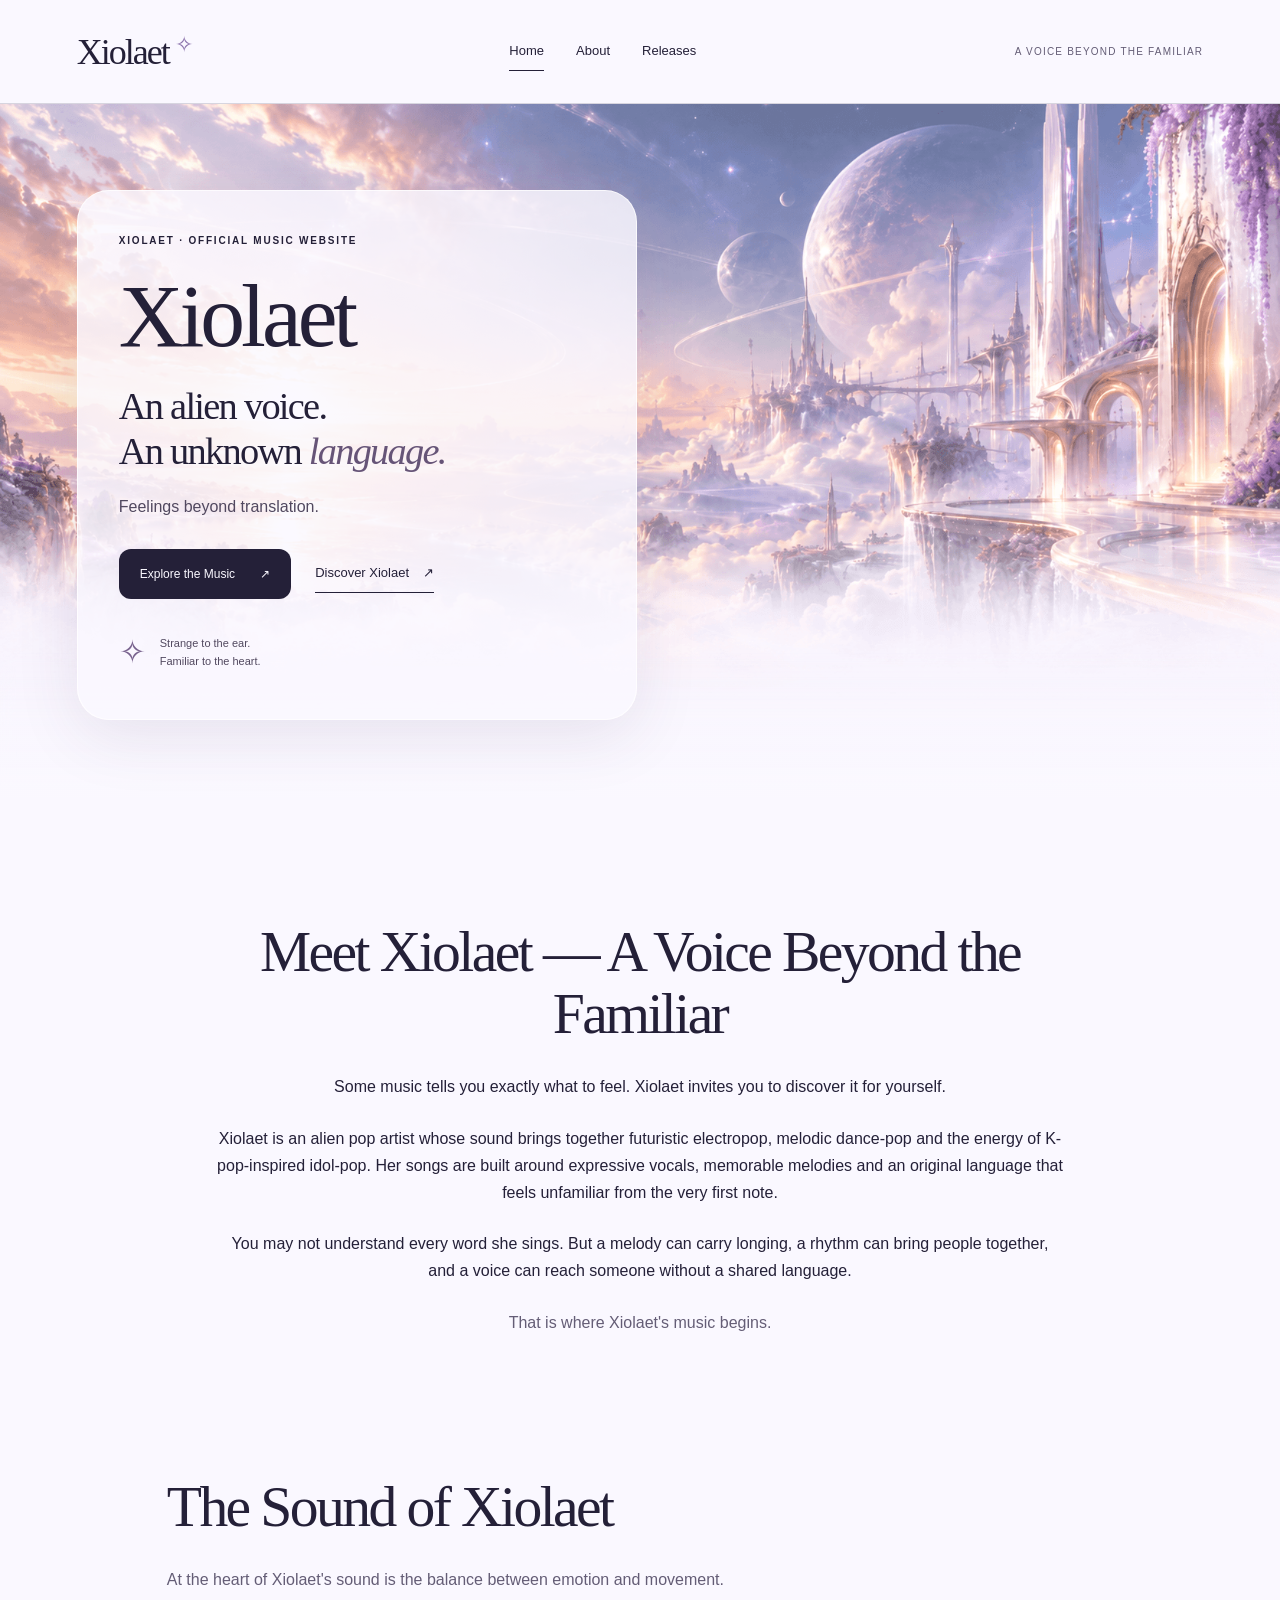
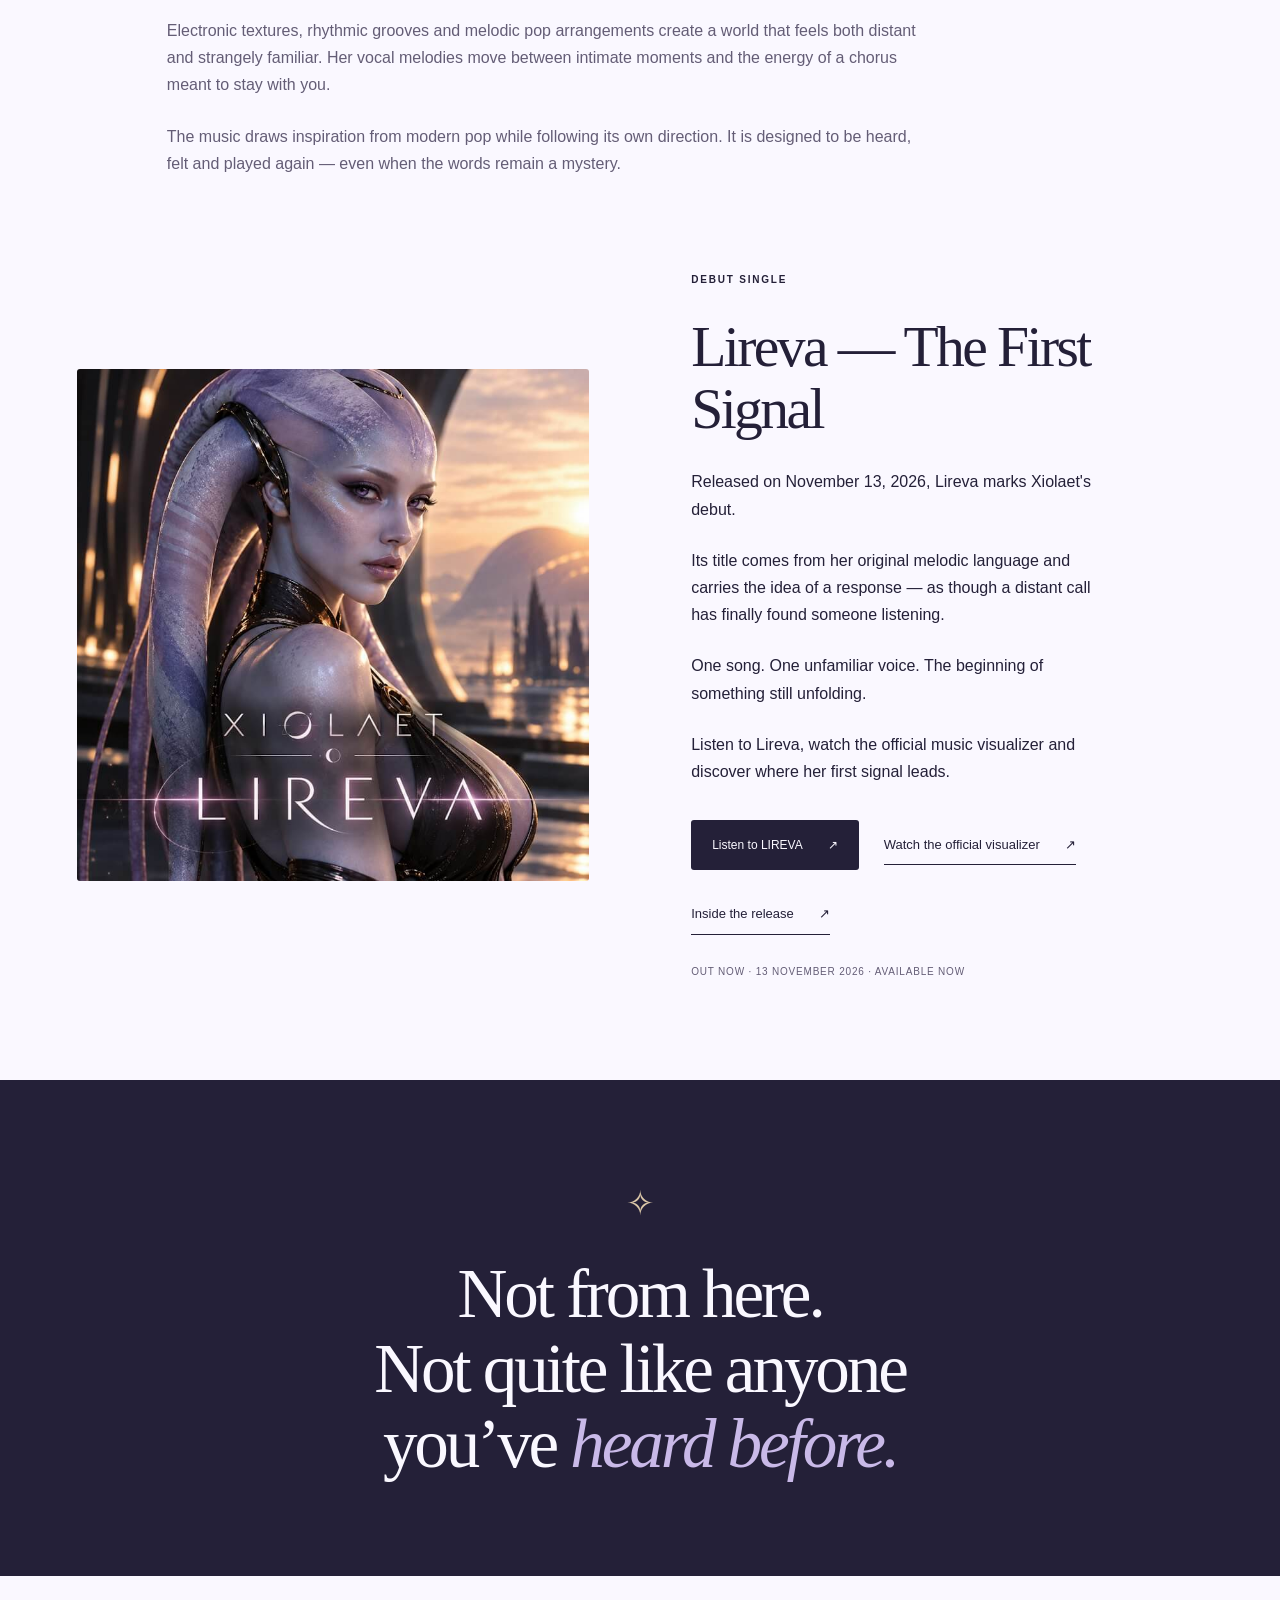
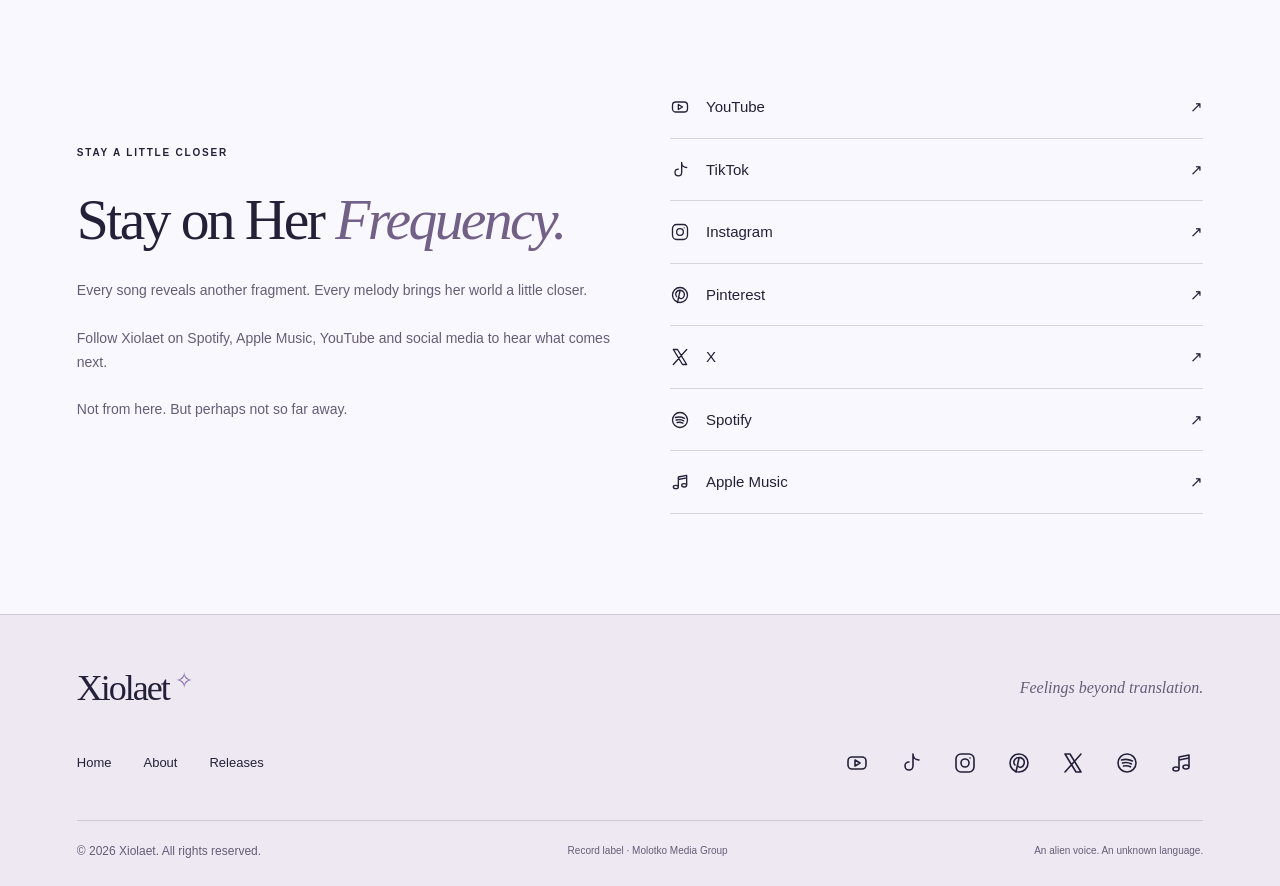
<file: index.html>
<!doctype html>
<html lang="en"><head>
<meta charset="utf-8">
<meta name="viewport" content="width=device-width, initial-scale=1"><title>Xiolaet | Alien Pop, Electropop &amp; Dance-Pop Music</title>
<meta name="description" content="Enter the world of Xiolaet: alien pop shaped by electropop, dance-pop and an original melodic language. Listen to her debut single, Lireva.">
<meta name="robots" content="index, follow, max-image-preview:large">
<meta name="theme-color" content="#FAF8FF">
<meta property="og:locale" content="en_US">
<meta property="og:type" content="website">
<meta property="og:title" content="Xiolaet | Alien Pop, Electropop &amp; Dance-Pop Music">
<meta property="og:description" content="Enter the world of Xiolaet: alien pop shaped by electropop, dance-pop and an original melodic language. Listen to her debut single, Lireva.">
<meta property="og:site_name" content="Xiolaet">
<meta name="twitter:card" content="summary_large_image">
<meta name="twitter:title" content="Xiolaet | Alien Pop, Electropop &amp; Dance-Pop Music">
<meta name="twitter:description" content="Enter the world of Xiolaet: alien pop shaped by electropop, dance-pop and an original melodic language. Listen to her debut single, Lireva.">
<link rel="canonical" href="https://xiolaet.com/">
<meta property="og:url" content="https://xiolaet.com/">
<meta property="og:image" content="https://xiolaet.com/assets/images/xiolaet-1024.webp">
<meta property="og:image:width" content="1024">
<meta property="og:image:height" content="1536">
<meta property="og:image:alt" content="Xiolaet — official artist portrait">
<meta name="twitter:image" content="https://xiolaet.com/assets/images/xiolaet-1024.webp">
<meta name="twitter:image:alt" content="Xiolaet — official artist portrait">
<link rel="icon" href="/favicon.svg" type="image/svg+xml">
<link rel="preload" as="image" href="/assets/images/hero.png" fetchpriority="high">
<link rel="stylesheet" href="/assets/css/styles.css">
<script src="/assets/js/main.js" defer></script>
<script type="application/ld+json">
{
  "@context": "https://schema.org",
  "@graph": [
    {
      "@type": "WebSite",
      "@id": "https://xiolaet.com/#website",
      "name": "Xiolaet",
      "url": "https://xiolaet.com/",
      "inLanguage": "en",
      "about": {
        "@id": "https://xiolaet.com/#artist"
      }
    },
    {
      "@type": "Person",
      "@id": "https://xiolaet.com/#artist",
      "name": "Xiolaet",
      "description": "Xiolaet is an alien pop artist whose music brings together electropop, dance-pop and an original melodic language.",
      "url": "https://xiolaet.com/about/",
      "sameAs": [
        "https://www.youtube.com/@xiolaet",
        "https://www.tiktok.com/@xiolaet_music",
        "https://www.instagram.com/xiolaet.music/",
        "https://www.pinterest.com/xiolaet/",
        "https://x.com/xiolaet",
        "https://open.spotify.com/artist/1tHgPAeahSXP8N11vZ2Hvl",
        "https://music.apple.com/us/artist/xiolaet/6828361482"
      ]
    },
    {
      "@type": "WebPage",
      "@id": "https://xiolaet.com/#webpage",
      "url": "https://xiolaet.com/",
      "name": "Xiolaet | Alien Pop, Electropop & Dance-Pop Music",
      "description": "Enter the world of Xiolaet: alien pop shaped by electropop, dance-pop and an original melodic language. Listen to her debut single, Lireva.",
      "inLanguage": "en",
      "isPartOf": {
        "@id": "https://xiolaet.com/#website"
      },
      "about": {
        "@id": "https://xiolaet.com/#artist"
      },
      "mentions": {
        "@type": "MusicRecording",
        "@id": "https://xiolaet.com/releases/lireva/#track",
        "name": "Lireva",
        "description": "LIREVA, Xiolaet’s first signal, was released on 13 November 2026. Official cover artwork is available and Listen on Spotify, YouTube Music, Amazon Music and Apple Music.",
        "url": "https://xiolaet.com/releases/lireva/",
        "image": "https://xiolaet.com/assets/images/lireva.jpg",
        "subjectOf": {
          "@id": "https://xiolaet.com/releases/lireva/#webpage"
        },
        "byArtist": {
          "@id": "https://xiolaet.com/#artist"
        },
        "datePublished": "2026-11-13",
        "sameAs": [
          "https://open.spotify.com/track/1IL6bCJ4yeOSnDIirAQeHQ",
          "https://music.youtube.com/watch?v=0c-C7kDxue0"
        ]
      },
      "relatedLink": [
        "https://www.amazon.com/gp/product/B0HPPDMSDJ",
        "https://open.spotify.com/track/1IL6bCJ4yeOSnDIirAQeHQ",
        "https://music.youtube.com/watch?v=0c-C7kDxue0",
        "https://music.apple.com/us/album/lireva-single/6828435850"
      ]
    }
  ]
}
</script>
<script async src="https://www.googletagmanager.com/gtm.js?id=GTM-PG774B6Q"></script>
<script>
  window.dataLayer = window.dataLayer || [];
  function gtag(){dataLayer.push(arguments);}
  gtag('js', new Date());
</script>
<meta name="msvalidate.01" content="C53BC8A722B4CA1189AC6621F218E578" />
</head><body><a class="skip" href="#main">Skip to content</a><header class="site-header"><a class="wordmark" href="/" aria-label="Xiolaet home">Xiolaet<span aria-hidden="true">✧</span></a><button class="menu-toggle" aria-controls="navigation" aria-expanded="false" hidden>Menu <span aria-hidden="true">＋</span></button><nav id="navigation" aria-label="Main navigation"><a href="/" aria-current="page">Home</a><a href="/about/">About</a><a href="/releases/">Releases</a></nav><span class="header-note">A voice beyond the familiar</span></header><main id="main"><section class="hero" aria-labelledby="hero-title"><div class="hero-copy"><p class="eyebrow">Xiolaet · Official music website</p><h1 id="hero-title">Xiolaet</h1><h2>An alien voice.<br>An unknown <em>language.</em></h2><p class="hero-sub">Feelings beyond translation.</p><div class="actions"><a class="button" href="/releases/">Explore the Music <span aria-hidden="true">↗</span></a><a class="text-link" href="/about/">Discover Xiolaet <span aria-hidden="true">↗</span></a></div><div class="hero-caption"><span class="tiny-star" aria-hidden="true">✧</span><span>Strange to the ear.<br>Familiar to the heart.</span></div></div></section><section class="intro section"><h2>Meet Xiolaet — A Voice Beyond the Familiar</h2><p>Some music tells you exactly what to feel. Xiolaet invites you to discover it for yourself.</p><p>Xiolaet is an alien pop artist whose sound brings together futuristic electropop, melodic dance-pop and the energy of K-pop-inspired idol-pop. Her songs are built around expressive vocals, memorable melodies and an original language that feels unfamiliar from the very first note.</p><p>You may not understand every word she sings. But a melody can carry longing, a rhythm can bring people together, and a voice can reach someone without a shared language.</p><p>That is where Xiolaet&#x27;s music begins.</p></section><section class="copy-section section"><h2>The Sound of Xiolaet</h2><p>At the heart of Xiolaet&#x27;s sound is the balance between emotion and movement.</p><p>Electronic textures, rhythmic grooves and melodic pop arrangements create a world that feels both distant and strangely familiar. Her vocal melodies move between intimate moments and the energy of a chorus meant to stay with you.</p><p>The music draws inspiration from modern pop while following its own direction. It is designed to be heard, felt and played again — even when the words remain a mystery.</p></section><section class="featured section reveal"><a class="art-link" href="/releases/lireva/" aria-label="Explore LIREVA"><img class="release-artwork" src="/assets/images/lireva.jpg" width="800" height="800" alt="Cover artwork for Lireva, the debut single by Xiolaet" loading="lazy"></a><div class="feature-copy"><p class="eyebrow">Debut single</p><h2>Lireva — The First Signal</h2><p>Released on November 13, 2026, Lireva marks Xiolaet&#x27;s debut.</p><p>Its title comes from her original melodic language and carries the idea of a response — as though a distant call has finally found someone listening.</p><p>One song. One unfamiliar voice. The beginning of something still unfolding.</p><p>Listen to Lireva, watch the official music visualizer and discover where her first signal leads.</p><div class="actions"><a class="button" href="/releases/lireva/">Listen to LIREVA <span aria-hidden="true">↗</span></a><a class="text-link" href="/releases/lireva/#lireva-video">Watch the official visualizer <span aria-hidden="true">↗</span></a><a class="text-link" href="/releases/lireva/">Inside the release <span>↗</span></a></div><span class="status">Out now · <time datetime="2026-11-13">13 November 2026</time> · Available now</span></div></section><section class="statement reveal"><span aria-hidden="true">✧</span><h2>Not from here.<br>Not quite like anyone<br>you’ve <em>heard before.</em></h2></section><section class="discovery section reveal"><div><p class="eyebrow">Stay a little closer</p><h2>Stay on Her <em>Frequency.</em></h2><p>Every song reveals another fragment. Every melody brings her world a little closer.</p><p>Follow Xiolaet on Spotify, Apple Music, YouTube and social media to hear what comes next.</p><p>Not from here. But perhaps not so far away.</p></div><div class="discovery-links"><a href="https://www.youtube.com/@xiolaet" target="_blank" rel="noopener noreferrer" aria-label="Xiolaet on YouTube (opens in a new tab)"><img src="/assets/icons/youtube.svg" width="20" height="20" alt="">YouTube<span aria-hidden="true">↗</span></a><a href="https://www.tiktok.com/@xiolaet_music" target="_blank" rel="noopener noreferrer" aria-label="Xiolaet on TikTok (opens in a new tab)"><img src="/assets/icons/tiktok.svg" width="20" height="20" alt="">TikTok<span aria-hidden="true">↗</span></a><a href="https://www.instagram.com/xiolaet.music/" target="_blank" rel="noopener noreferrer" aria-label="Xiolaet on Instagram (opens in a new tab)"><img src="/assets/icons/instagram.svg" width="20" height="20" alt="">Instagram<span aria-hidden="true">↗</span></a><a href="https://www.pinterest.com/xiolaet/" target="_blank" rel="noopener noreferrer" aria-label="Xiolaet on Pinterest (opens in a new tab)"><img src="/assets/icons/pinterest.svg" width="20" height="20" alt="">Pinterest<span aria-hidden="true">↗</span></a><a href="https://x.com/xiolaet" target="_blank" rel="noopener noreferrer" aria-label="Xiolaet on X (opens in a new tab)"><img src="/assets/icons/x.svg" width="20" height="20" alt="">X<span aria-hidden="true">↗</span></a><a href="https://open.spotify.com/artist/1tHgPAeahSXP8N11vZ2Hvl" target="_blank" rel="noopener noreferrer" aria-label="Xiolaet on Spotify (opens in a new tab)"><img src="/assets/icons/spotify.svg" width="20" height="20" alt="">Spotify<span aria-hidden="true">↗</span></a><a href="https://music.apple.com/us/artist/xiolaet/6828361482" target="_blank" rel="noopener noreferrer" aria-label="Xiolaet on Apple Music (opens in a new tab)"><img src="/assets/icons/apple-music.svg" width="20" height="20" alt="">Apple Music<span aria-hidden="true">↗</span></a></div></section></main><footer><div class="footer-top"><a class="wordmark" href="/">Xiolaet<span aria-hidden="true">✧</span></a><p>Feelings beyond translation.</p></div><div class="footer-middle"><nav aria-label="Footer navigation"><a href="/" aria-current="page">Home</a><a href="/about/">About</a><a href="/releases/">Releases</a></nav><div class="social-links"><a href="https://www.youtube.com/@xiolaet" target="_blank" rel="noopener noreferrer" aria-label="Xiolaet on YouTube (opens in a new tab)" title="YouTube"><img src="/assets/icons/youtube.svg" width="20" height="20" alt=""></a><a href="https://www.tiktok.com/@xiolaet_music" target="_blank" rel="noopener noreferrer" aria-label="Xiolaet on TikTok (opens in a new tab)" title="TikTok"><img src="/assets/icons/tiktok.svg" width="20" height="20" alt=""></a><a href="https://www.instagram.com/xiolaet.music/" target="_blank" rel="noopener noreferrer" aria-label="Xiolaet on Instagram (opens in a new tab)" title="Instagram"><img src="/assets/icons/instagram.svg" width="20" height="20" alt=""></a><a href="https://www.pinterest.com/xiolaet/" target="_blank" rel="noopener noreferrer" aria-label="Xiolaet on Pinterest (opens in a new tab)" title="Pinterest"><img src="/assets/icons/pinterest.svg" width="20" height="20" alt=""></a><a href="https://x.com/xiolaet" target="_blank" rel="noopener noreferrer" aria-label="Xiolaet on X (opens in a new tab)" title="X"><img src="/assets/icons/x.svg" width="20" height="20" alt=""></a><a href="https://open.spotify.com/artist/1tHgPAeahSXP8N11vZ2Hvl" target="_blank" rel="noopener noreferrer" aria-label="Xiolaet on Spotify (opens in a new tab)" title="Spotify"><img src="/assets/icons/spotify.svg" width="20" height="20" alt=""></a><a href="https://music.apple.com/us/artist/xiolaet/6828361482" target="_blank" rel="noopener noreferrer" aria-label="Xiolaet on Apple Music (opens in a new tab)" title="Apple Music"><img src="/assets/icons/apple-music.svg" width="20" height="20" alt=""></a></div></div><div class="footer-bottom"><small>© 2026 Xiolaet. All rights reserved.</small><span class="label-credit">Record label · Molotko Media Group</span><span>An alien voice. An unknown language.</span></div></footer></body></html>
</file>
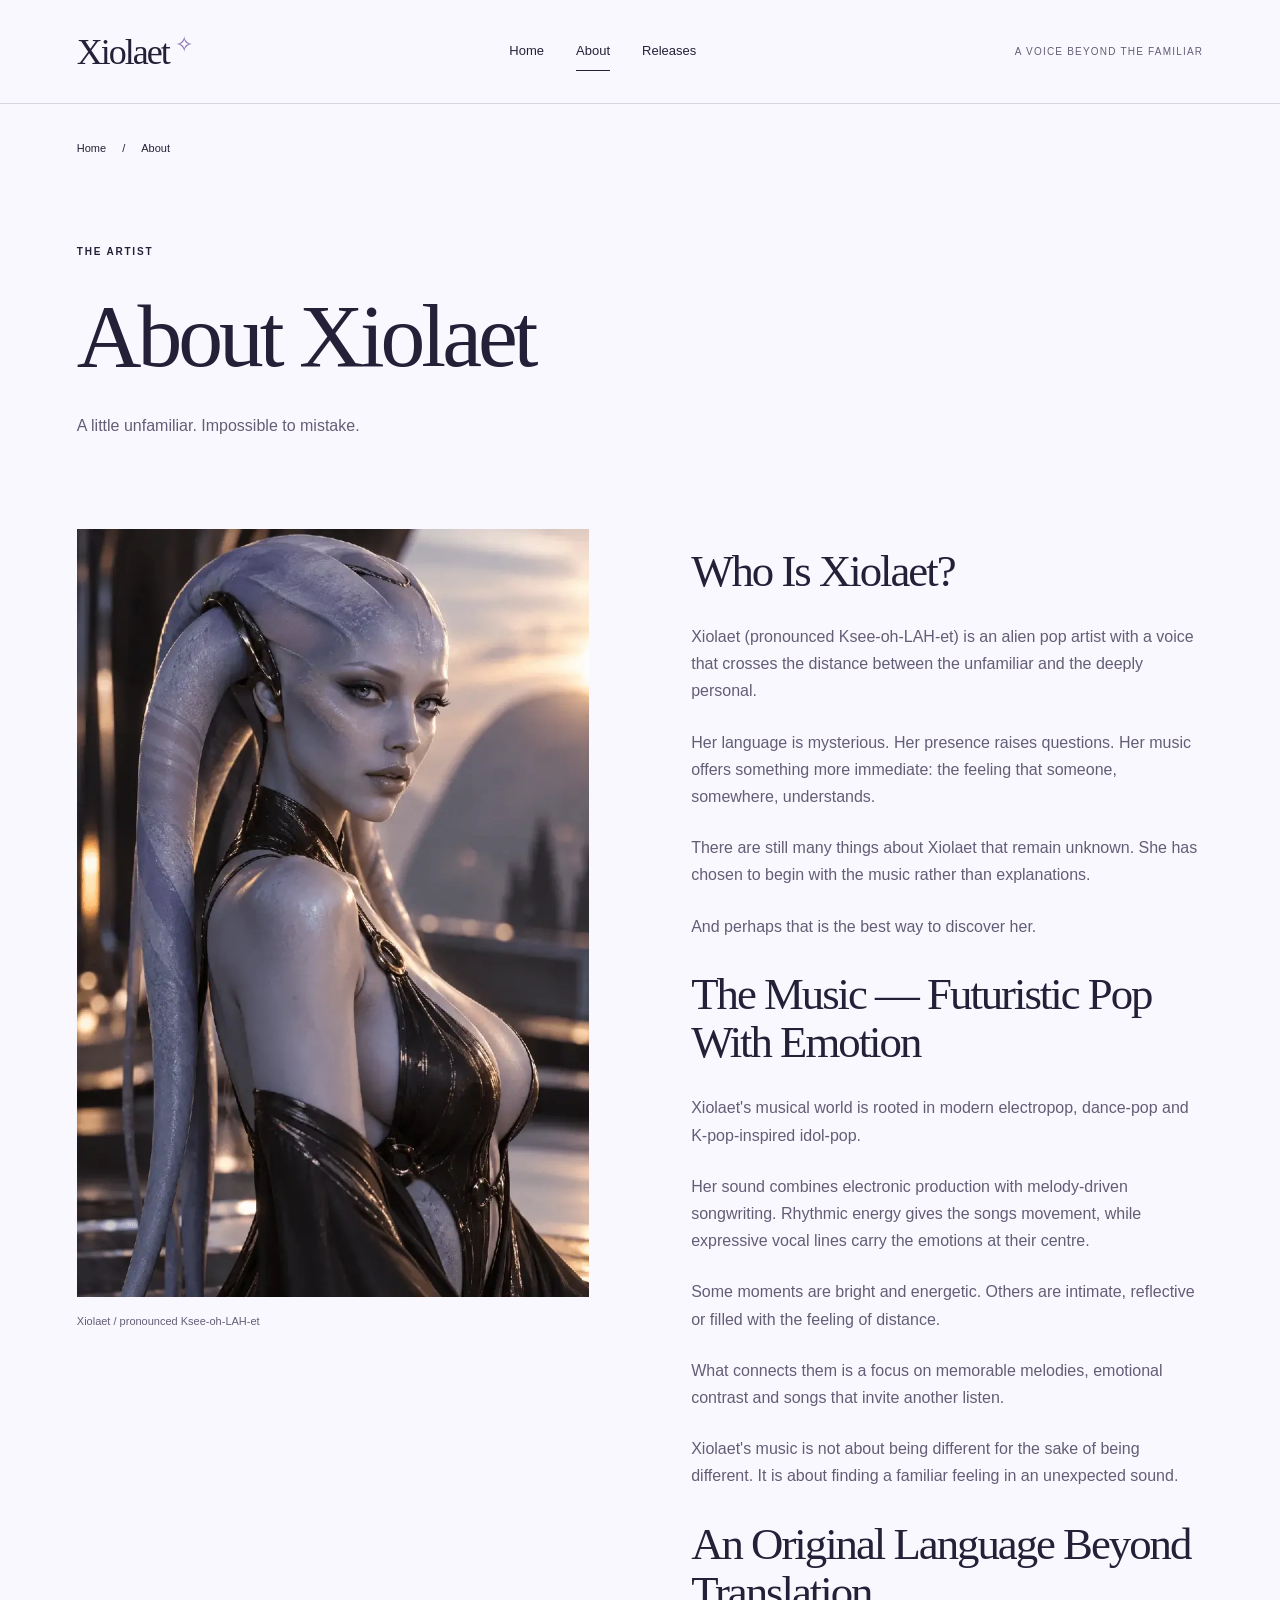
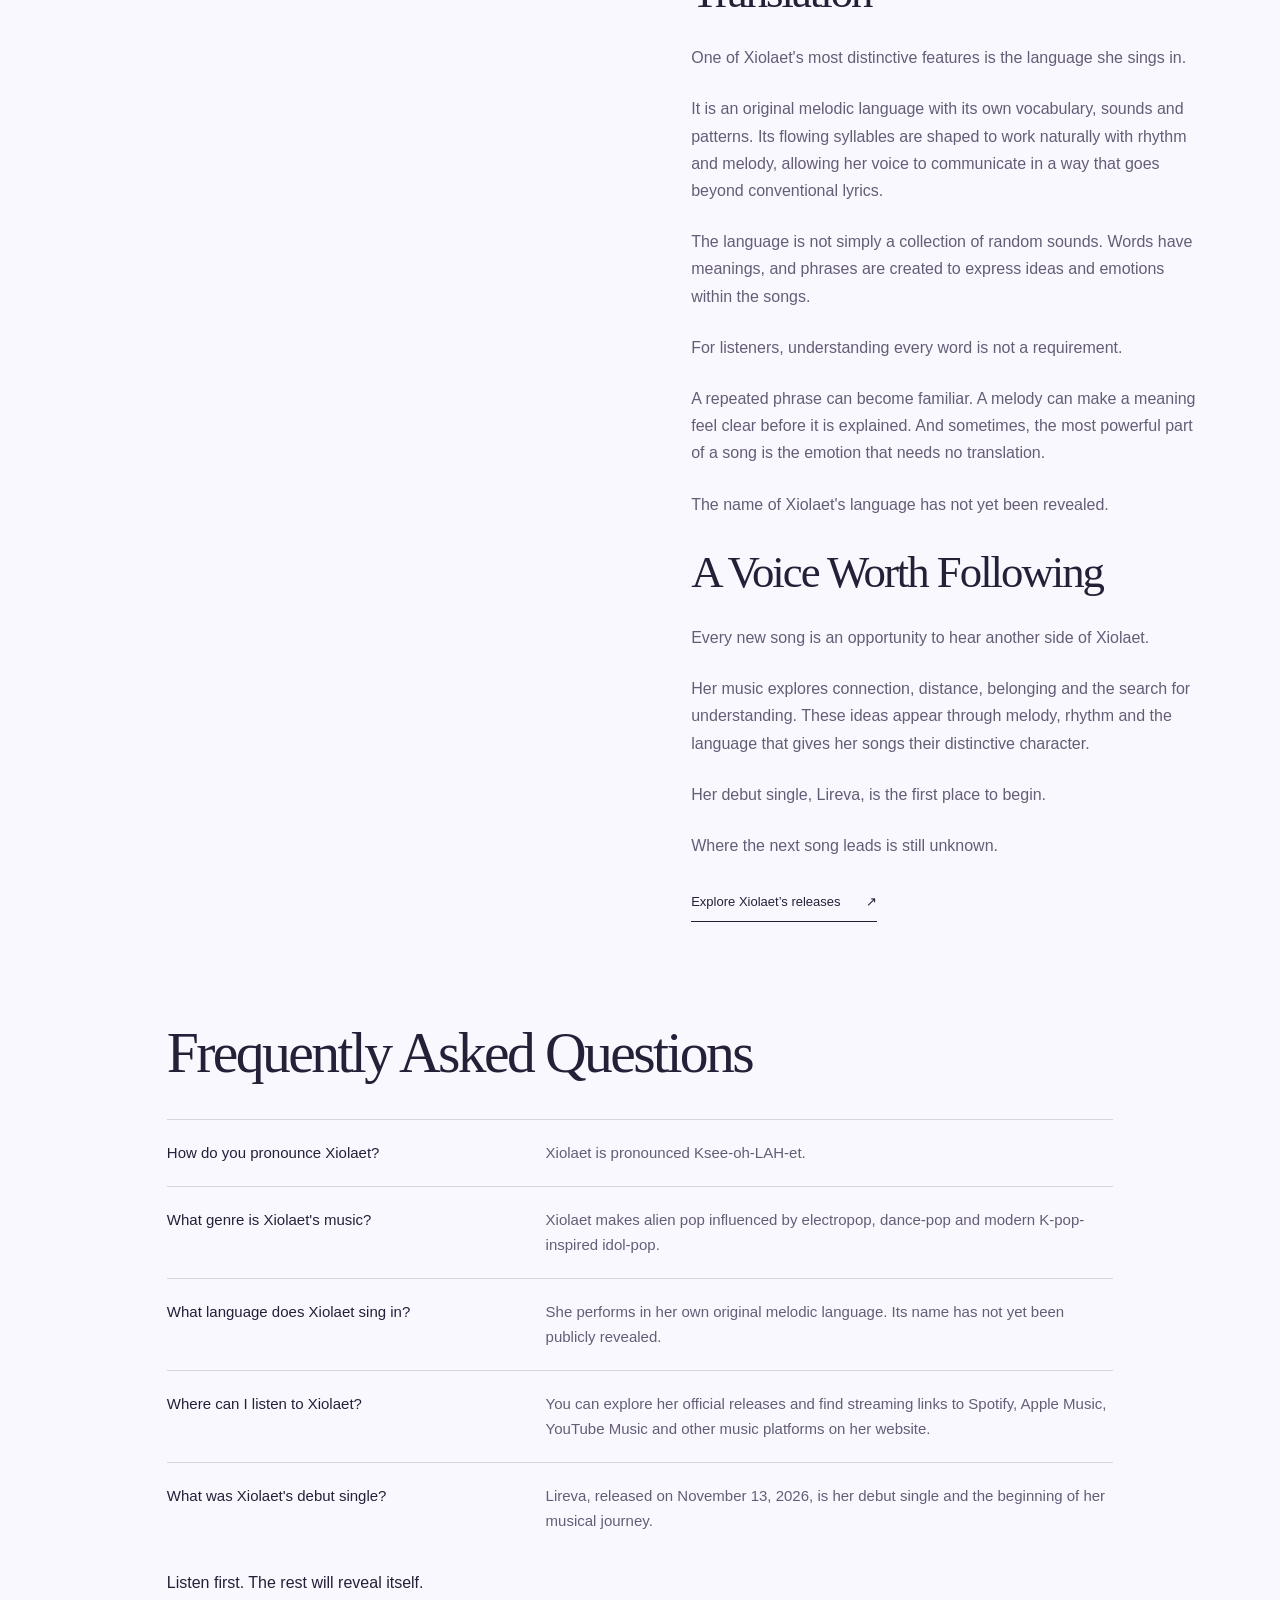
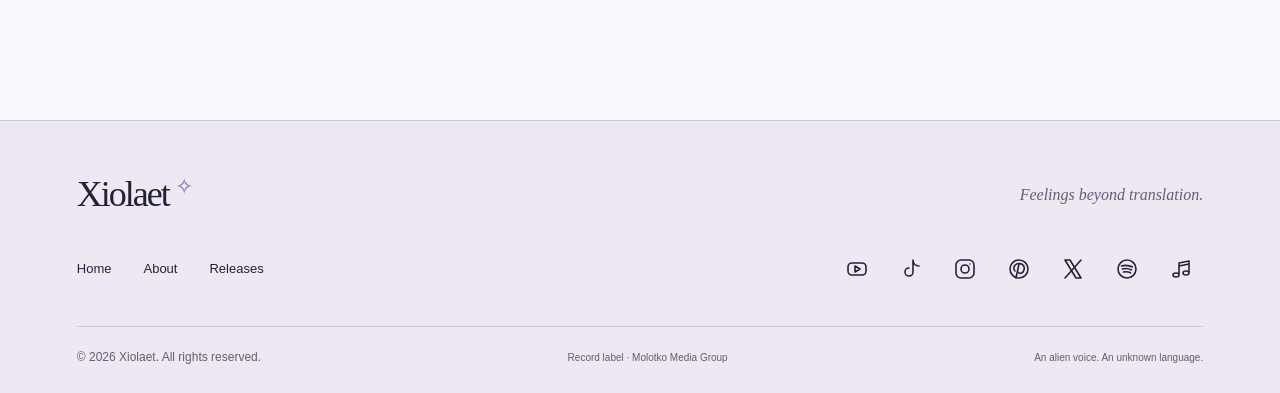
<file: about/index.html>
<!doctype html>
<html lang="en"><head>
<meta charset="utf-8">
<meta name="viewport" content="width=device-width, initial-scale=1"><title>About Xiolaet | Voice, Music &amp; Mysterious Language</title>
<meta name="description" content="Discover Xiolaet’s sound, original melodic language and K-pop-inspired approach to alien pop. Learn about her music, her voice and the first signal.">
<meta name="robots" content="index, follow, max-image-preview:large">
<meta name="theme-color" content="#FAF8FF">
<meta property="og:locale" content="en_US">
<meta property="og:type" content="website">
<meta property="og:title" content="About Xiolaet | Voice, Music &amp; Mysterious Language">
<meta property="og:description" content="Discover Xiolaet’s sound, original melodic language and K-pop-inspired approach to alien pop. Learn about her music, her voice and the first signal.">
<meta property="og:site_name" content="Xiolaet">
<meta name="twitter:card" content="summary_large_image">
<meta name="twitter:title" content="About Xiolaet | Voice, Music &amp; Mysterious Language">
<meta name="twitter:description" content="Discover Xiolaet’s sound, original melodic language and K-pop-inspired approach to alien pop. Learn about her music, her voice and the first signal.">
<link rel="canonical" href="https://xiolaet.com/about/">
<meta property="og:url" content="https://xiolaet.com/about/">
<meta property="og:image" content="https://xiolaet.com/assets/images/xiolaet-1024.webp">
<meta property="og:image:width" content="1024">
<meta property="og:image:height" content="1536">
<meta property="og:image:alt" content="Xiolaet — official artist portrait">
<meta name="twitter:image" content="https://xiolaet.com/assets/images/xiolaet-1024.webp">
<meta name="twitter:image:alt" content="Xiolaet — official artist portrait">
<link rel="icon" href="/favicon.svg" type="image/svg+xml">
<link rel="stylesheet" href="/assets/css/styles.css">
<script src="/assets/js/main.js" defer></script>
<script type="application/ld+json">
{
  "@context": "https://schema.org",
  "@graph": [
    {
      "@type": "WebSite",
      "@id": "https://xiolaet.com/#website",
      "name": "Xiolaet",
      "url": "https://xiolaet.com/",
      "inLanguage": "en",
      "about": {
        "@id": "https://xiolaet.com/#artist"
      }
    },
    {
      "@type": "Person",
      "@id": "https://xiolaet.com/#artist",
      "name": "Xiolaet",
      "description": "Xiolaet is an alien pop artist whose music brings together electropop, dance-pop and an original melodic language.",
      "url": "https://xiolaet.com/about/",
      "sameAs": [
        "https://www.youtube.com/@xiolaet",
        "https://www.tiktok.com/@xiolaet_music",
        "https://www.instagram.com/xiolaet.music/",
        "https://www.pinterest.com/xiolaet/",
        "https://x.com/xiolaet",
        "https://open.spotify.com/artist/1tHgPAeahSXP8N11vZ2Hvl",
        "https://music.apple.com/us/artist/xiolaet/6828361482"
      ]
    },
    {
      "@type": "AboutPage",
      "@id": "https://xiolaet.com/about/#webpage",
      "url": "https://xiolaet.com/about/",
      "name": "About Xiolaet | Voice, Music & Mysterious Language",
      "description": "Discover Xiolaet’s sound, original melodic language and K-pop-inspired approach to alien pop. Learn about her music, her voice and the first signal.",
      "inLanguage": "en",
      "isPartOf": {
        "@id": "https://xiolaet.com/#website"
      },
      "about": {
        "@id": "https://xiolaet.com/#artist"
      },
      "primaryImageOfPage": {
        "@type": "ImageObject",
        "contentUrl": "https://xiolaet.com/assets/images/xiolaet-1024.webp",
        "width": 1024,
        "height": 1536,
        "caption": "Portrait of Xiolaet."
      },
      "mainEntity": {
        "@id": "https://xiolaet.com/#artist"
      },
      "breadcrumb": {
        "@id": "https://xiolaet.com/about/#breadcrumbs"
      }
    },
    {
      "@type": "BreadcrumbList",
      "@id": "https://xiolaet.com/about/#breadcrumbs",
      "itemListElement": [
        {
          "@type": "ListItem",
          "position": 1,
          "name": "Home",
          "item": "https://xiolaet.com/"
        },
        {
          "@type": "ListItem",
          "position": 2,
          "name": "About",
          "item": "https://xiolaet.com/about/"
        }
      ]
    }
  ]
}
</script><script async src="https://www.googletagmanager.com/gtm.js?id=GTM-PG774B6Q"></script>
<script>
  window.dataLayer = window.dataLayer || [];
  function gtag(){dataLayer.push(arguments);}
  gtag('js', new Date());
</script><meta name="msvalidate.01" content="C53BC8A722B4CA1189AC6621F218E578" />
</head><body><a class="skip" href="#main">Skip to content</a><header class="site-header"><a class="wordmark" href="/" aria-label="Xiolaet home">Xiolaet<span aria-hidden="true">✧</span></a><button class="menu-toggle" aria-controls="navigation" aria-expanded="false" hidden>Menu <span aria-hidden="true">＋</span></button><nav id="navigation" aria-label="Main navigation"><a href="/">Home</a><a href="/about/" aria-current="page">About</a><a href="/releases/">Releases</a></nav><span class="header-note">A voice beyond the familiar</span></header><main id="main"><nav class="breadcrumbs" aria-label="Breadcrumb"><a href="/">Home</a><span>/</span><span aria-current="page">About</span></nav><section class="page-heading"><p class="eyebrow">The artist</p><h1>About Xiolaet</h1><p>A little unfamiliar. Impossible to mistake.</p></section><section class="about-grid section"><div class="about-image"><img class="portrait" src="/assets/images/xiolaet-768.webp" srcset="/assets/images/xiolaet-480.webp 480w, /assets/images/xiolaet-768.webp 768w, /assets/images/xiolaet-1024.webp 1024w" sizes="(max-width: 720px) 100vw, 50vw" width="1024" height="1536" alt="Portrait of Xiolaet with lavender-toned skin and sculptural head-tails in warm evening light" fetchpriority=high><p class="photo-note">Xiolaet / pronounced Ksee-oh-LAH-et</p></div><div class="editorial"><h2>Who Is Xiolaet?</h2><p>Xiolaet (pronounced Ksee-oh-LAH-et) is an alien pop artist with a voice that crosses the distance between the unfamiliar and the deeply personal.</p><p>Her language is mysterious. Her presence raises questions. Her music offers something more immediate: the feeling that someone, somewhere, understands.</p><p>There are still many things about Xiolaet that remain unknown. She has chosen to begin with the music rather than explanations.</p><p>And perhaps that is the best way to discover her.</p><h2>The Music — Futuristic Pop With Emotion</h2><p>Xiolaet&#x27;s musical world is rooted in modern electropop, dance-pop and K-pop-inspired idol-pop.</p><p>Her sound combines electronic production with melody-driven songwriting. Rhythmic energy gives the songs movement, while expressive vocal lines carry the emotions at their centre.</p><p>Some moments are bright and energetic. Others are intimate, reflective or filled with the feeling of distance.</p><p>What connects them is a focus on memorable melodies, emotional contrast and songs that invite another listen.</p><p>Xiolaet&#x27;s music is not about being different for the sake of being different. It is about finding a familiar feeling in an unexpected sound.</p><h2>An Original Language Beyond Translation</h2><p>One of Xiolaet&#x27;s most distinctive features is the language she sings in.</p><p>It is an original melodic language with its own vocabulary, sounds and patterns. Its flowing syllables are shaped to work naturally with rhythm and melody, allowing her voice to communicate in a way that goes beyond conventional lyrics.</p><p>The language is not simply a collection of random sounds. Words have meanings, and phrases are created to express ideas and emotions within the songs.</p><p>For listeners, understanding every word is not a requirement.</p><p>A repeated phrase can become familiar. A melody can make a meaning feel clear before it is explained. And sometimes, the most powerful part of a song is the emotion that needs no translation.</p><p>The name of Xiolaet&#x27;s language has not yet been revealed.</p><h2>A Voice Worth Following</h2><p>Every new song is an opportunity to hear another side of Xiolaet.</p><p>Her music explores connection, distance, belonging and the search for understanding. These ideas appear through melody, rhythm and the language that gives her songs their distinctive character.</p><p>Her debut single, Lireva, is the first place to begin.</p><p>Where the next song leads is still unknown.</p><a class="text-link" href="/releases/">Explore Xiolaet’s releases <span aria-hidden="true">↗</span></a></div></section><section class="section artist-facts" aria-labelledby="artist-facts"><h2 id="artist-facts">Frequently Asked Questions</h2><dl><div><dt>How do you pronounce Xiolaet?</dt><dd>Xiolaet is pronounced Ksee-oh-LAH-et.</dd></div><div><dt>What genre is Xiolaet&#x27;s music?</dt><dd>Xiolaet makes alien pop influenced by electropop, dance-pop and modern K-pop-inspired idol-pop.</dd></div><div><dt>What language does Xiolaet sing in?</dt><dd>She performs in her own original melodic language. Its name has not yet been publicly revealed.</dd></div><div><dt>Where can I listen to Xiolaet?</dt><dd>You can explore her official releases and find streaming links to Spotify, Apple Music, YouTube Music and other music platforms on her website.</dd></div><div><dt>What was Xiolaet&#x27;s debut single?</dt><dd>Lireva, released on November 13, 2026, is her debut single and the beginning of her musical journey.</dd></div></dl><p>Listen first. The rest will reveal itself.</p></section></main><footer><div class="footer-top"><a class="wordmark" href="/">Xiolaet<span aria-hidden="true">✧</span></a><p>Feelings beyond translation.</p></div><div class="footer-middle"><nav aria-label="Footer navigation"><a href="/">Home</a><a href="/about/" aria-current="page">About</a><a href="/releases/">Releases</a></nav><div class="social-links"><a href="https://www.youtube.com/@xiolaet" target="_blank" rel="noopener noreferrer" aria-label="Xiolaet on YouTube (opens in a new tab)" title="YouTube"><img src="/assets/icons/youtube.svg" width="20" height="20" alt=""></a><a href="https://www.tiktok.com/@xiolaet_music" target="_blank" rel="noopener noreferrer" aria-label="Xiolaet on TikTok (opens in a new tab)" title="TikTok"><img src="/assets/icons/tiktok.svg" width="20" height="20" alt=""></a><a href="https://www.instagram.com/xiolaet.music/" target="_blank" rel="noopener noreferrer" aria-label="Xiolaet on Instagram (opens in a new tab)" title="Instagram"><img src="/assets/icons/instagram.svg" width="20" height="20" alt=""></a><a href="https://www.pinterest.com/xiolaet/" target="_blank" rel="noopener noreferrer" aria-label="Xiolaet on Pinterest (opens in a new tab)" title="Pinterest"><img src="/assets/icons/pinterest.svg" width="20" height="20" alt=""></a><a href="https://x.com/xiolaet" target="_blank" rel="noopener noreferrer" aria-label="Xiolaet on X (opens in a new tab)" title="X"><img src="/assets/icons/x.svg" width="20" height="20" alt=""></a><a href="https://open.spotify.com/artist/1tHgPAeahSXP8N11vZ2Hvl" target="_blank" rel="noopener noreferrer" aria-label="Xiolaet on Spotify (opens in a new tab)" title="Spotify"><img src="/assets/icons/spotify.svg" width="20" height="20" alt=""></a><a href="https://music.apple.com/us/artist/xiolaet/6828361482" target="_blank" rel="noopener noreferrer" aria-label="Xiolaet on Apple Music (opens in a new tab)" title="Apple Music"><img src="/assets/icons/apple-music.svg" width="20" height="20" alt=""></a></div></div><div class="footer-bottom"><small>© 2026 Xiolaet. All rights reserved.</small><span class="label-credit">Record label · Molotko Media Group</span><span>An alien voice. An unknown language.</span></div></footer></body></html>
</file>
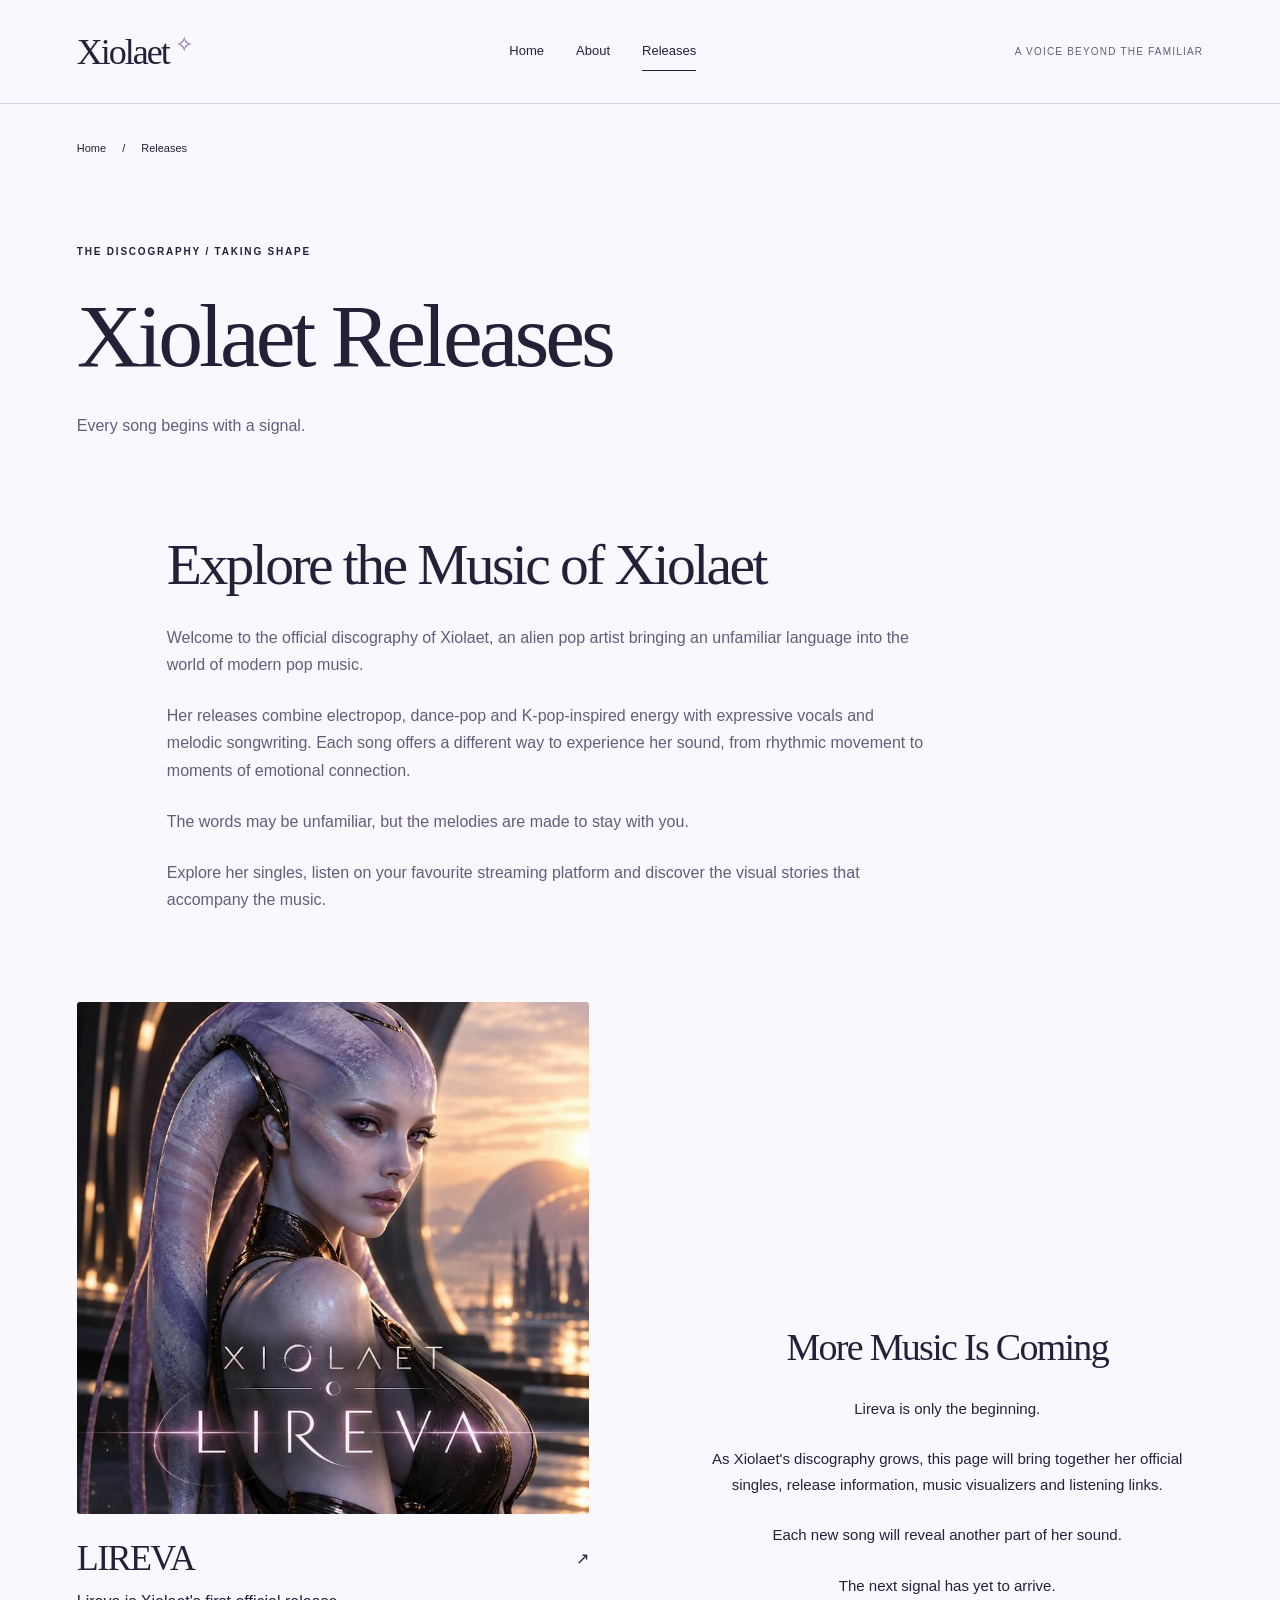
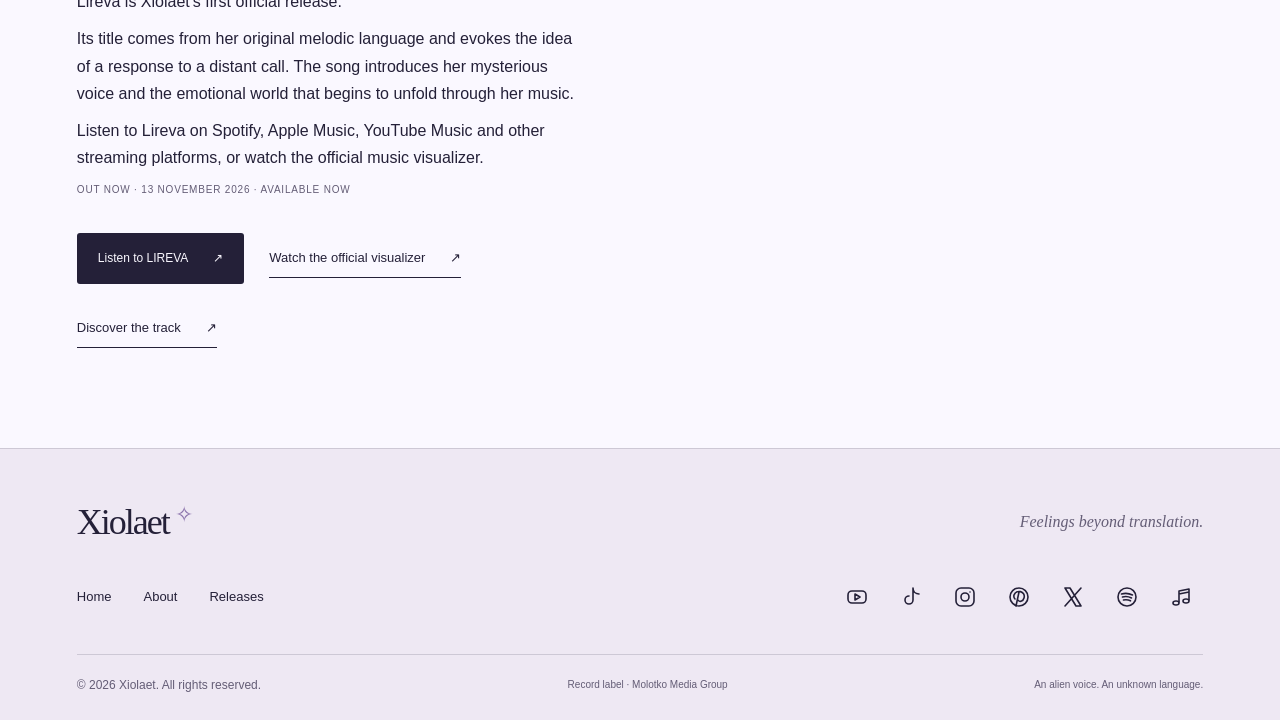
<file: releases/index.html>
<!doctype html>
<html lang="en"><head>
<meta charset="utf-8">
<meta name="viewport" content="width=device-width, initial-scale=1"><title>Xiolaet Releases | Songs, Singles &amp; Music Visualizers</title>
<meta name="description" content="Explore Xiolaet’s official releases, beginning with the debut single Lireva. Listen on streaming platforms, watch music visualizers and follow new songs.">
<meta name="robots" content="index, follow, max-image-preview:large">
<meta name="theme-color" content="#FAF8FF">
<meta property="og:locale" content="en_US">
<meta property="og:type" content="website">
<meta property="og:title" content="Xiolaet Releases | Songs, Singles &amp; Music Visualizers">
<meta property="og:description" content="Explore Xiolaet’s official releases, beginning with the debut single Lireva. Listen on streaming platforms, watch music visualizers and follow new songs.">
<meta property="og:site_name" content="Xiolaet">
<meta name="twitter:card" content="summary_large_image">
<meta name="twitter:title" content="Xiolaet Releases | Songs, Singles &amp; Music Visualizers">
<meta name="twitter:description" content="Explore Xiolaet’s official releases, beginning with the debut single Lireva. Listen on streaming platforms, watch music visualizers and follow new songs.">
<link rel="canonical" href="https://xiolaet.com/releases/">
<meta property="og:url" content="https://xiolaet.com/releases/">
<meta property="og:image" content="https://xiolaet.com/assets/images/lireva.jpg">
<meta property="og:image:width" content="800">
<meta property="og:image:height" content="800">
<meta property="og:image:alt" content="Official LIREVA cover artwork by Xiolaet">
<meta name="twitter:image" content="https://xiolaet.com/assets/images/lireva.jpg">
<meta name="twitter:image:alt" content="Official LIREVA cover artwork by Xiolaet">
<link rel="icon" href="/favicon.svg" type="image/svg+xml">
<link rel="stylesheet" href="/assets/css/styles.css">
<script src="/assets/js/main.js" defer></script>
<script type="application/ld+json">
{
  "@context": "https://schema.org",
  "@graph": [
    {
      "@type": "WebSite",
      "@id": "https://xiolaet.com/#website",
      "name": "Xiolaet",
      "url": "https://xiolaet.com/",
      "inLanguage": "en",
      "about": {
        "@id": "https://xiolaet.com/#artist"
      }
    },
    {
      "@type": "Person",
      "@id": "https://xiolaet.com/#artist",
      "name": "Xiolaet",
      "description": "Xiolaet is an alien pop artist whose music brings together electropop, dance-pop and an original melodic language.",
      "url": "https://xiolaet.com/about/",
      "sameAs": [
        "https://www.youtube.com/@xiolaet",
        "https://www.tiktok.com/@xiolaet_music",
        "https://www.instagram.com/xiolaet.music/",
        "https://www.pinterest.com/xiolaet/",
        "https://x.com/xiolaet",
        "https://open.spotify.com/artist/1tHgPAeahSXP8N11vZ2Hvl",
        "https://music.apple.com/us/artist/xiolaet/6828361482"
      ]
    },
    {
      "@type": "CollectionPage",
      "@id": "https://xiolaet.com/releases/#webpage",
      "url": "https://xiolaet.com/releases/",
      "name": "Xiolaet Releases | Songs, Singles & Music Visualizers",
      "description": "Explore Xiolaet’s official releases, beginning with the debut single Lireva. Listen on streaming platforms, watch music visualizers and follow new songs.",
      "inLanguage": "en",
      "isPartOf": {
        "@id": "https://xiolaet.com/#website"
      },
      "about": {
        "@id": "https://xiolaet.com/#artist"
      },
      "breadcrumb": {
        "@id": "https://xiolaet.com/releases/#breadcrumbs"
      },
      "mainEntity": {
        "@type": "ItemList",
        "numberOfItems": 1,
        "itemListElement": [
          {
            "@type": "ListItem",
            "position": 1,
            "item": {
              "@type": "WebPage",
              "@id": "https://xiolaet.com/releases/lireva/#webpage",
              "url": "https://xiolaet.com/releases/lireva/",
              "name": "Lireva by Xiolaet | Debut Single & Music Visualizer",
              "description": "LIREVA, Xiolaet’s first signal, was released on 13 November 2026. Official cover artwork is available and Listen on Spotify, YouTube Music, Amazon Music and Apple Music.",
              "image": "https://xiolaet.com/assets/images/lireva.jpg"
            }
          }
        ]
      },
      "mentions": {
        "@type": "MusicRecording",
        "@id": "https://xiolaet.com/releases/lireva/#track",
        "name": "Lireva",
        "description": "LIREVA, Xiolaet’s first signal, was released on 13 November 2026. Official cover artwork is available and Listen on Spotify, YouTube Music, Amazon Music and Apple Music.",
        "url": "https://xiolaet.com/releases/lireva/",
        "image": "https://xiolaet.com/assets/images/lireva.jpg",
        "subjectOf": {
          "@id": "https://xiolaet.com/releases/lireva/#webpage"
        },
        "byArtist": {
          "@id": "https://xiolaet.com/#artist"
        },
        "datePublished": "2026-11-13",
        "sameAs": [
          "https://open.spotify.com/track/1IL6bCJ4yeOSnDIirAQeHQ",
          "https://music.youtube.com/watch?v=0c-C7kDxue0"
        ]
      },
      "relatedLink": [
        "https://www.amazon.com/gp/product/B0HPPDMSDJ",
        "https://open.spotify.com/track/1IL6bCJ4yeOSnDIirAQeHQ",
        "https://music.youtube.com/watch?v=0c-C7kDxue0",
        "https://music.apple.com/us/album/lireva-single/6828435850"
      ]
    },
    {
      "@type": "BreadcrumbList",
      "@id": "https://xiolaet.com/releases/#breadcrumbs",
      "itemListElement": [
        {
          "@type": "ListItem",
          "position": 1,
          "name": "Home",
          "item": "https://xiolaet.com/"
        },
        {
          "@type": "ListItem",
          "position": 2,
          "name": "Releases",
          "item": "https://xiolaet.com/releases/"
        }
      ]
    }
  ]
}
</script><script async src="https://www.googletagmanager.com/gtm.js?id=GTM-PG774B6Q"></script>
<script>
  window.dataLayer = window.dataLayer || [];
  function gtag(){dataLayer.push(arguments);}
  gtag('js', new Date());
</script><meta name="msvalidate.01" content="C53BC8A722B4CA1189AC6621F218E578" />
</head><body><a class="skip" href="#main">Skip to content</a><header class="site-header"><a class="wordmark" href="/" aria-label="Xiolaet home">Xiolaet<span aria-hidden="true">✧</span></a><button class="menu-toggle" aria-controls="navigation" aria-expanded="false" hidden>Menu <span aria-hidden="true">＋</span></button><nav id="navigation" aria-label="Main navigation"><a href="/">Home</a><a href="/about/">About</a><a href="/releases/" aria-current="page">Releases</a></nav><span class="header-note">A voice beyond the familiar</span></header><main id="main"><nav class="breadcrumbs" aria-label="Breadcrumb"><a href="/">Home</a><span>/</span><span aria-current="page">Releases</span></nav><section class="page-heading"><p class="eyebrow">The discography / Taking shape</p><h1>Xiolaet Releases</h1><p>Every song begins with a signal.</p></section><section class="copy-section section"><h2>Explore the Music of Xiolaet</h2><p>Welcome to the official discography of Xiolaet, an alien pop artist bringing an unfamiliar language into the world of modern pop music.</p><p>Her releases combine electropop, dance-pop and K-pop-inspired energy with expressive vocals and melodic songwriting. Each song offers a different way to experience her sound, from rhythmic movement to moments of emotional connection.</p><p>The words may be unfamiliar, but the melodies are made to stay with you.</p><p>Explore her singles, listen on your favourite streaming platform and discover the visual stories that accompany the music.</p></section><section class="catalog section"><article class="release-card reveal"><a class="art-link" href="/releases/lireva/" aria-label="Discover LIREVA"><img class="release-artwork" src="/assets/images/lireva.jpg" width="800" height="800" alt="Lireva single cover art by Xiolaet" loading="lazy"></a><div class="release-title"><h2><a href="/releases/lireva/">LIREVA</a></h2><span aria-hidden="true">↗</span></div><p>Lireva is Xiolaet's first official release.</p><p>Its title comes from her original melodic language and evokes the idea of a response to a distant call. The song introduces her mysterious voice and the emotional world that begins to unfold through her music.</p><p>Listen to Lireva on Spotify, Apple Music, YouTube Music and other streaming platforms, or watch the official music visualizer.</p><p class="status">Out now · <time datetime="2026-11-13">13 November 2026</time> · Available now</p><div class="actions"><a class="button" href="/releases/lireva/">Listen to LIREVA <span aria-hidden="true">↗</span></a><a class="text-link" href="/releases/lireva/#lireva-video">Watch the official visualizer <span aria-hidden="true">↗</span></a><a class="text-link" href="/releases/lireva/">Discover the track <span>↗</span></a></div></article><div class="catalog-note"><h2>More Music Is Coming</h2><p>Lireva is only the beginning.</p><p>As Xiolaet&#x27;s discography grows, this page will bring together her official singles, release information, music visualizers and listening links.</p><p>Each new song will reveal another part of her sound.</p><p>The next signal has yet to arrive.</p></div></section></main><footer><div class="footer-top"><a class="wordmark" href="/">Xiolaet<span aria-hidden="true">✧</span></a><p>Feelings beyond translation.</p></div><div class="footer-middle"><nav aria-label="Footer navigation"><a href="/">Home</a><a href="/about/">About</a><a href="/releases/" aria-current="page">Releases</a></nav><div class="social-links"><a href="https://www.youtube.com/@xiolaet" target="_blank" rel="noopener noreferrer" aria-label="Xiolaet on YouTube (opens in a new tab)" title="YouTube"><img src="/assets/icons/youtube.svg" width="20" height="20" alt=""></a><a href="https://www.tiktok.com/@xiolaet_music" target="_blank" rel="noopener noreferrer" aria-label="Xiolaet on TikTok (opens in a new tab)" title="TikTok"><img src="/assets/icons/tiktok.svg" width="20" height="20" alt=""></a><a href="https://www.instagram.com/xiolaet.music/" target="_blank" rel="noopener noreferrer" aria-label="Xiolaet on Instagram (opens in a new tab)" title="Instagram"><img src="/assets/icons/instagram.svg" width="20" height="20" alt=""></a><a href="https://www.pinterest.com/xiolaet/" target="_blank" rel="noopener noreferrer" aria-label="Xiolaet on Pinterest (opens in a new tab)" title="Pinterest"><img src="/assets/icons/pinterest.svg" width="20" height="20" alt=""></a><a href="https://x.com/xiolaet" target="_blank" rel="noopener noreferrer" aria-label="Xiolaet on X (opens in a new tab)" title="X"><img src="/assets/icons/x.svg" width="20" height="20" alt=""></a><a href="https://open.spotify.com/artist/1tHgPAeahSXP8N11vZ2Hvl" target="_blank" rel="noopener noreferrer" aria-label="Xiolaet on Spotify (opens in a new tab)" title="Spotify"><img src="/assets/icons/spotify.svg" width="20" height="20" alt=""></a><a href="https://music.apple.com/us/artist/xiolaet/6828361482" target="_blank" rel="noopener noreferrer" aria-label="Xiolaet on Apple Music (opens in a new tab)" title="Apple Music"><img src="/assets/icons/apple-music.svg" width="20" height="20" alt=""></a></div></div><div class="footer-bottom"><small>© 2026 Xiolaet. All rights reserved.</small><span class="label-credit">Record label · Molotko Media Group</span><span>An alien voice. An unknown language.</span></div></footer></body></html>
</file>
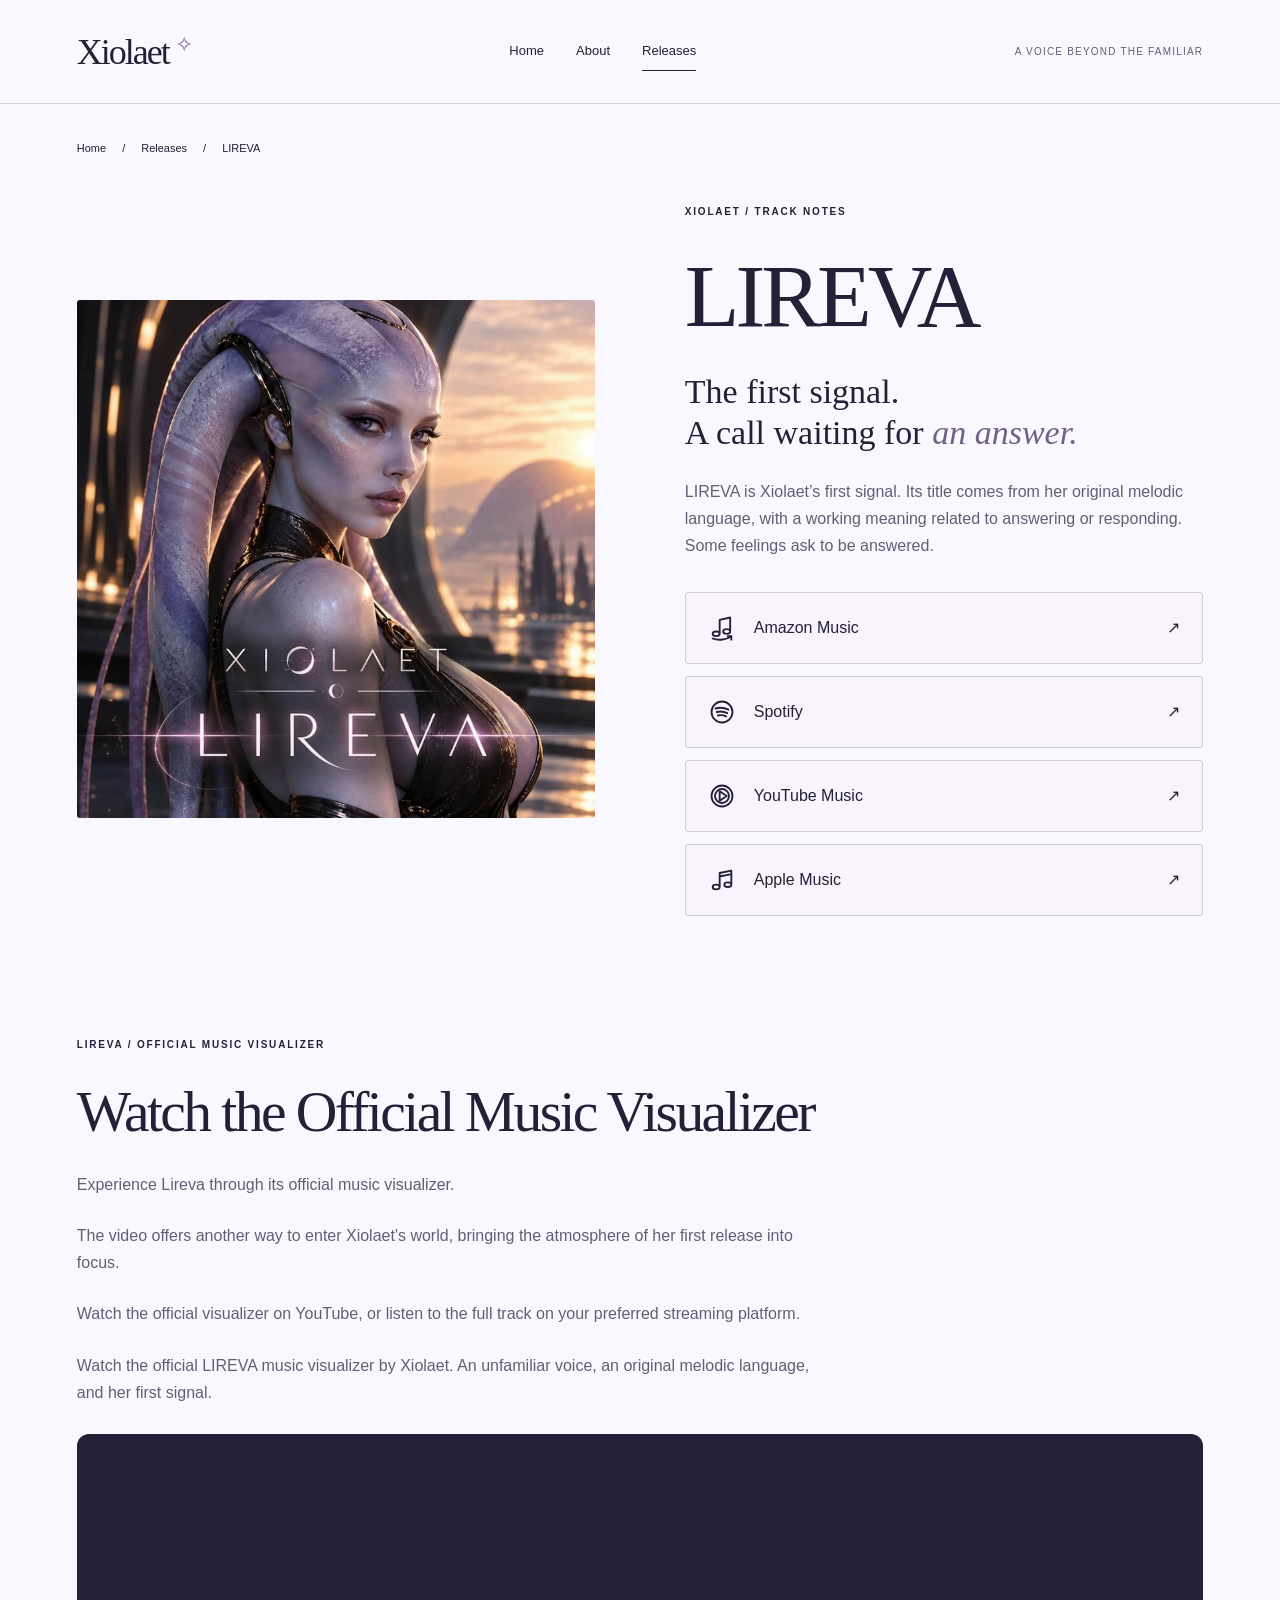
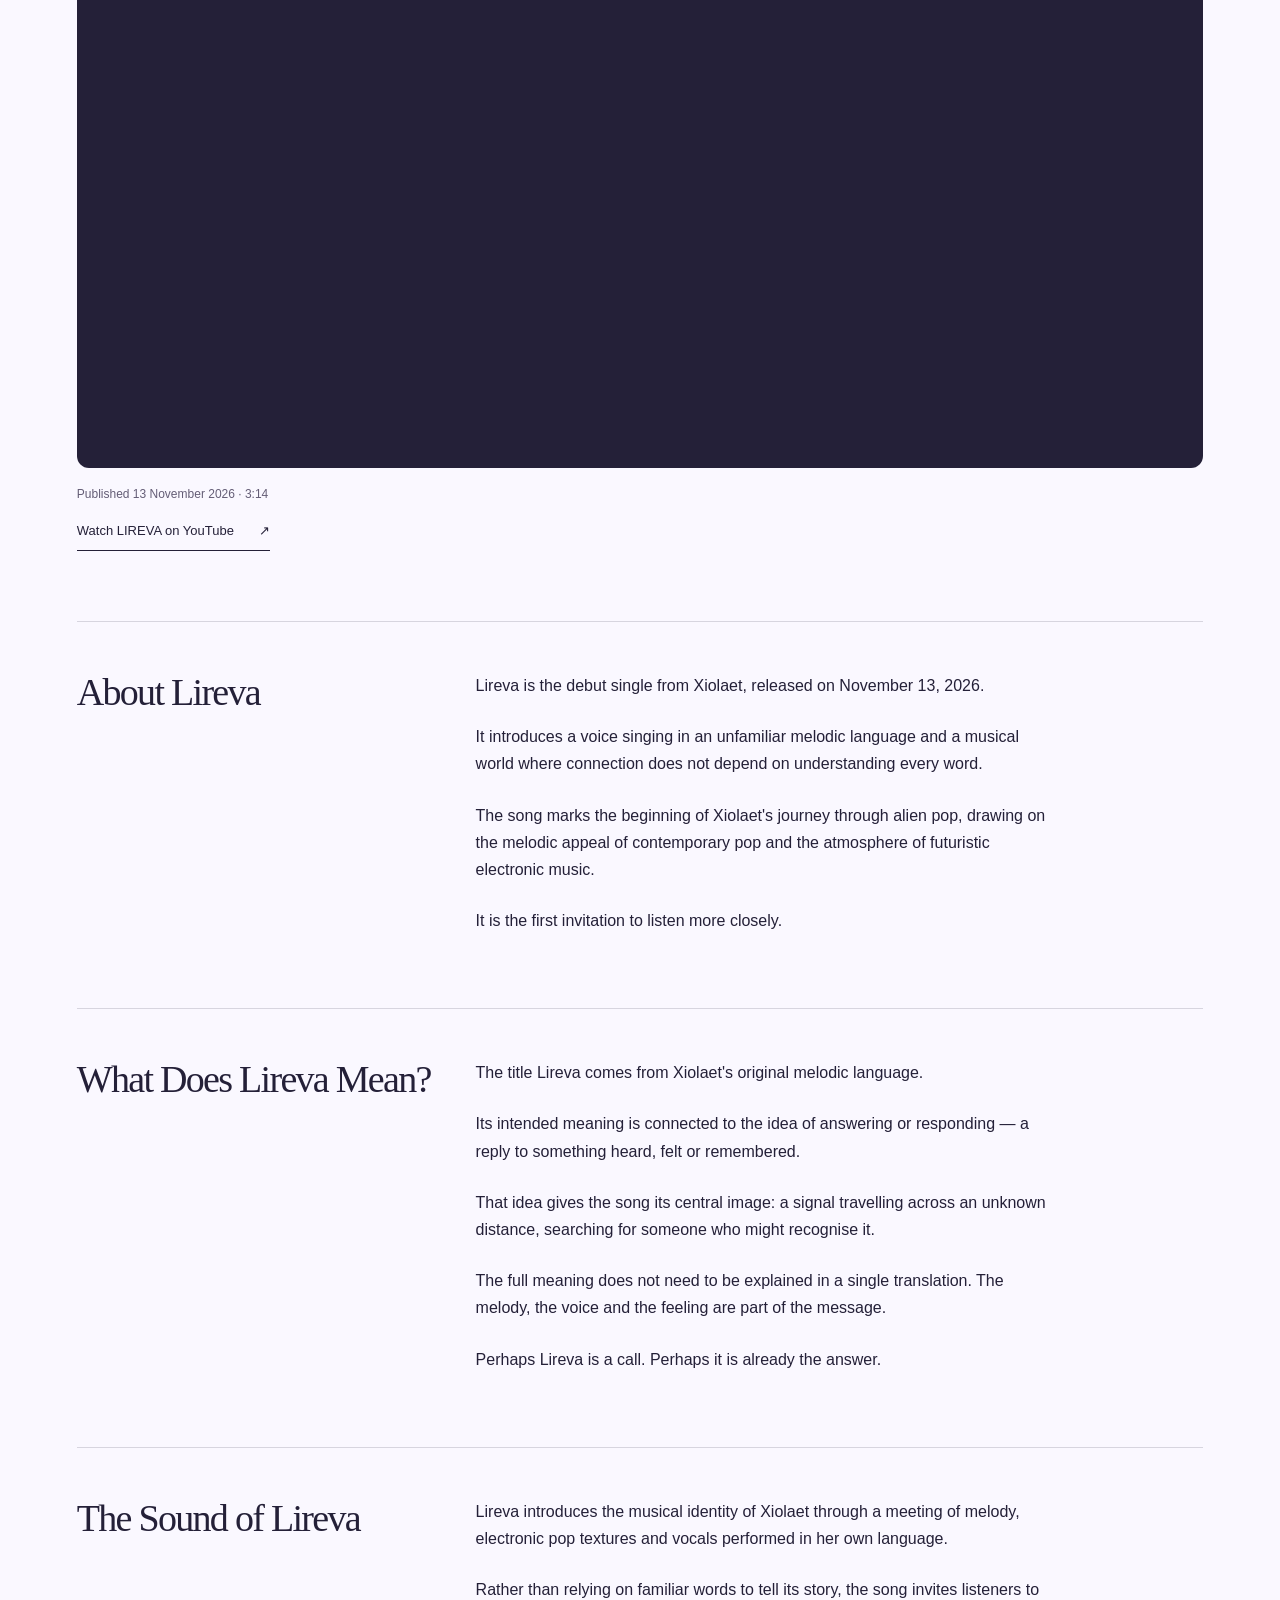
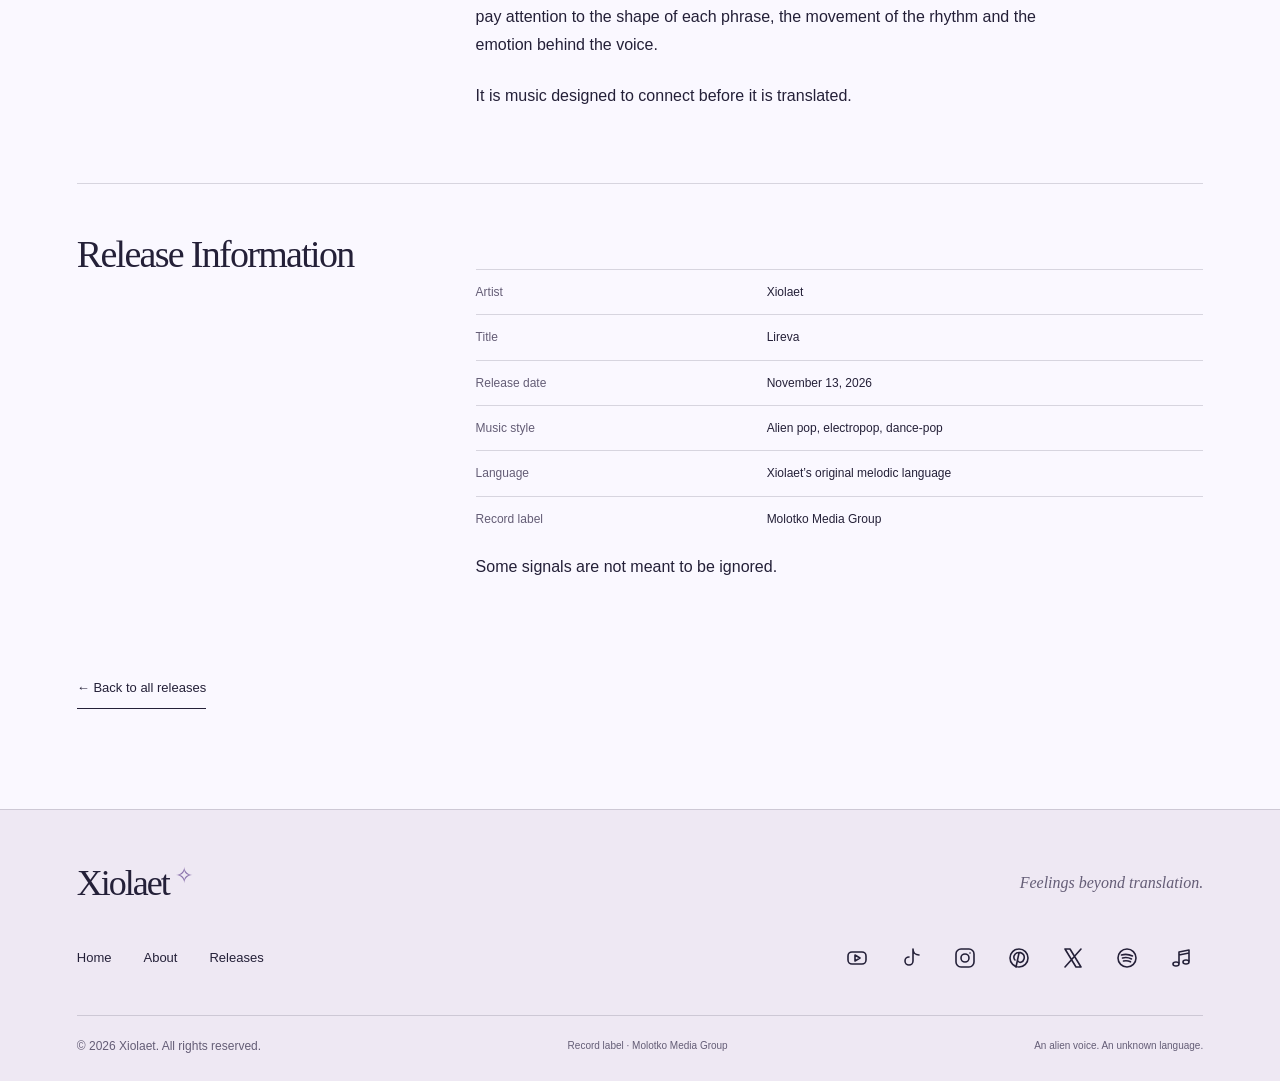
<file: releases/lireva/index.html>
<!doctype html>
<html lang="en"><head>
<meta charset="utf-8">
<meta name="viewport" content="width=device-width, initial-scale=1"><title>Lireva by Xiolaet | Debut Single &amp; Music Visualizer</title>
<meta name="description" content="Listen to Lireva, Xiolaet’s debut single released on November 13, 2026. Explore the song’s story, find streaming links and watch the official music visualizer.">
<meta name="robots" content="index, follow, max-image-preview:large">
<meta name="theme-color" content="#FAF8FF">
<meta property="og:locale" content="en_US">
<meta property="og:type" content="website">
<meta property="og:title" content="Lireva by Xiolaet | Debut Single &amp; Music Visualizer">
<meta property="og:description" content="Listen to Lireva, Xiolaet’s debut single released on November 13, 2026. Explore the song’s story, find streaming links and watch the official music visualizer.">
<meta property="og:site_name" content="Xiolaet">
<meta name="twitter:card" content="summary_large_image">
<meta name="twitter:title" content="Lireva by Xiolaet | Debut Single &amp; Music Visualizer">
<meta name="twitter:description" content="Listen to Lireva, Xiolaet’s debut single released on November 13, 2026. Explore the song’s story, find streaming links and watch the official music visualizer.">
<link rel="canonical" href="https://xiolaet.com/releases/lireva/">
<meta property="og:url" content="https://xiolaet.com/releases/lireva/">
<meta property="og:image" content="https://xiolaet.com/assets/images/lireva.jpg">
<meta property="og:image:width" content="800">
<meta property="og:image:height" content="800">
<meta property="og:image:alt" content="LIREVA — official cover artwork">
<meta name="twitter:image" content="https://xiolaet.com/assets/images/lireva.jpg">
<meta name="twitter:image:alt" content="LIREVA — official cover artwork">
<link rel="icon" href="/favicon.svg" type="image/svg+xml">
<link rel="stylesheet" href="/assets/css/styles.css">
<script src="/assets/js/main.js" defer></script>
<script type="application/ld+json">
{
  "@context": "https://schema.org",
  "@graph": [
    {
      "@type": "WebSite",
      "@id": "https://xiolaet.com/#website",
      "name": "Xiolaet",
      "url": "https://xiolaet.com/",
      "inLanguage": "en",
      "about": {
        "@id": "https://xiolaet.com/#artist"
      }
    },
    {
      "@type": "Person",
      "@id": "https://xiolaet.com/#artist",
      "name": "Xiolaet",
      "description": "Xiolaet is an alien pop artist whose music brings together electropop, dance-pop and an original melodic language.",
      "url": "https://xiolaet.com/about/",
      "sameAs": [
        "https://www.youtube.com/@xiolaet",
        "https://www.tiktok.com/@xiolaet_music",
        "https://www.instagram.com/xiolaet.music/",
        "https://www.pinterest.com/xiolaet/",
        "https://x.com/xiolaet",
        "https://open.spotify.com/artist/1tHgPAeahSXP8N11vZ2Hvl",
        "https://music.apple.com/us/artist/xiolaet/6828361482"
      ]
    },
    {
      "@type": "WebPage",
      "@id": "https://xiolaet.com/releases/lireva/#webpage",
      "url": "https://xiolaet.com/releases/lireva/",
      "name": "Lireva by Xiolaet | Debut Single & Music Visualizer",
      "description": "Listen to Lireva, Xiolaet’s debut single released on November 13, 2026. Explore the song’s story, find streaming links and watch the official music visualizer.",
      "inLanguage": "en",
      "isPartOf": {
        "@id": "https://xiolaet.com/#website"
      },
      "about": [
        {
          "@id": "https://xiolaet.com/#artist"
        },
        {
          "@type": "MusicRecording",
          "@id": "https://xiolaet.com/releases/lireva/#track",
          "name": "Lireva",
          "description": "Xiolaet’s first signal. The title’s working meaning relates to answering or responding. LIREVA was released on 13 November 2026. Listen on Spotify, YouTube Music, Amazon Music and Apple Music.",
          "subjectOf": {
            "@id": "https://xiolaet.com/releases/lireva/#webpage",
            "name": "Lireva by Xiolaet | Debut Single & Music Visualizer",
            "description": "Listen to Lireva, Xiolaet’s debut single released on November 13, 2026. Explore the song’s story, find streaming links and watch the official music visualizer."
          },
          "image": "https://xiolaet.com/assets/images/lireva.jpg",
          "byArtist": {
            "@id": "https://xiolaet.com/#artist"
          },
          "datePublished": "2026-11-13",
          "url": "https://xiolaet.com/releases/lireva/",
          "sameAs": [
            "https://open.spotify.com/track/1IL6bCJ4yeOSnDIirAQeHQ",
            "https://music.youtube.com/watch?v=0c-C7kDxue0"
          ]
        }
      ],
      "breadcrumb": {
        "@id": "https://xiolaet.com/releases/lireva/#breadcrumbs"
      },
      "primaryImageOfPage": {
        "@type": "ImageObject",
        "contentUrl": "https://xiolaet.com/assets/images/lireva.jpg",
        "width": 800,
        "height": 800,
        "caption": "Official LIREVA cover artwork."
      },
      "relatedLink": [
        "https://www.amazon.com/gp/product/B0HPPDMSDJ",
        "https://open.spotify.com/track/1IL6bCJ4yeOSnDIirAQeHQ",
        "https://music.youtube.com/watch?v=0c-C7kDxue0",
        "https://music.apple.com/us/album/lireva-single/6828435850"
      ],
      "video": {
        "@id": "https://xiolaet.com/releases/lireva/#video"
      }
    },
    {
      "@type": "BreadcrumbList",
      "@id": "https://xiolaet.com/releases/lireva/#breadcrumbs",
      "itemListElement": [
        {
          "@type": "ListItem",
          "position": 1,
          "name": "Home",
          "item": "https://xiolaet.com/"
        },
        {
          "@type": "ListItem",
          "position": 2,
          "name": "Releases",
          "item": "https://xiolaet.com/releases/"
        },
        {
          "@type": "ListItem",
          "position": 3,
          "name": "LIREVA",
          "item": "https://xiolaet.com/releases/lireva/"
        }
      ]
    },
    {
      "@type": "VideoObject",
      "@id": "https://xiolaet.com/releases/lireva/#video",
      "name": "Xiolaet – Lireva (Official Music Visualizer)",
      "description": "Watch the official LIREVA music visualizer by Xiolaet. An unfamiliar voice, an original melodic language, and her first signal.",
      "thumbnailUrl": [
        "https://i.ytimg.com/vi/hcTsS8njGK8/hqdefault.jpg"
      ],
      "uploadDate": "2026-11-13T08:00:01-08:00",
      "duration": "PT3M14S",
      "embedUrl": "https://www.youtube-nocookie.com/embed/hcTsS8njGK8",
      "url": "https://www.youtube.com/watch?v=hcTsS8njGK8",
      "isPartOf": {
        "@id": "https://xiolaet.com/releases/lireva/#webpage",
        "name": "Lireva by Xiolaet | Debut Single & Music Visualizer",
        "description": "Listen to Lireva, Xiolaet’s debut single released on November 13, 2026. Explore the song’s story, find streaming links and watch the official music visualizer."
      },
      "about": {
        "@id": "https://xiolaet.com/releases/lireva/#track"
      }
    }
  ]
}
</script><script async src="https://www.googletagmanager.com/gtm.js?id=GTM-PG774B6Q"></script>
<script>
  window.dataLayer = window.dataLayer || [];
  function gtag(){dataLayer.push(arguments);}
  gtag('js', new Date());
</script><meta name="msvalidate.01" content="C53BC8A722B4CA1189AC6621F218E578" />
</head><body><a class="skip" href="#main">Skip to content</a><header class="site-header"><a class="wordmark" href="/" aria-label="Xiolaet home">Xiolaet<span aria-hidden="true">✧</span></a><button class="menu-toggle" aria-controls="navigation" aria-expanded="false" hidden>Menu <span aria-hidden="true">＋</span></button><nav id="navigation" aria-label="Main navigation"><a href="/">Home</a><a href="/about/">About</a><a href="/releases/" aria-current="page">Releases</a></nav><span class="header-note">A voice beyond the familiar</span></header><main id="main"><nav class="breadcrumbs" aria-label="Breadcrumb"><a href="/">Home</a><span>/</span><a href="/releases/">Releases</a><span>/</span><span aria-current="page">LIREVA</span></nav><section class="release-hero section"><div><img class="release-artwork" src="/assets/images/lireva.jpg" width="800" height="800" alt="Official Lireva cover artwork featuring Xiolaet against a sunset skyline" fetchpriority="high"></div><div class="release-intro"><p class="eyebrow">Xiolaet / Track notes</p><h1>LIREVA</h1><p class="lead">The first signal.<br>A call waiting for <em>an answer.</em></p><p>LIREVA is Xiolaet’s first signal. Its title comes from her original melodic language, with a working meaning related to answering or responding. Some feelings ask to be answered.</p><div class="streaming-links" aria-label="Listen to LIREVA"><a href="https://www.amazon.com/gp/product/B0HPPDMSDJ" target="_blank" rel="noopener noreferrer" aria-label="LIREVA on Amazon Music (opens in a new tab)"><img src="/assets/icons/amazon-music.svg" width="28" height="28" alt=""><span>Amazon Music</span><span class="streaming-arrow" aria-hidden="true">↗</span></a><a href="https://open.spotify.com/track/1IL6bCJ4yeOSnDIirAQeHQ" target="_blank" rel="noopener noreferrer" aria-label="LIREVA on Spotify (opens in a new tab)"><img src="/assets/icons/spotify.svg" width="28" height="28" alt=""><span>Spotify</span><span class="streaming-arrow" aria-hidden="true">↗</span></a><a href="https://music.youtube.com/watch?v=0c-C7kDxue0" target="_blank" rel="noopener noreferrer" aria-label="LIREVA on YouTube Music (opens in a new tab)"><img src="/assets/icons/youtube-music.svg" width="28" height="28" alt=""><span>YouTube Music</span><span class="streaming-arrow" aria-hidden="true">↗</span></a><a href="https://music.apple.com/us/album/lireva-single/6828435850" target="_blank" rel="noopener noreferrer" aria-label="LIREVA on Apple Music (opens in a new tab)"><img src="/assets/icons/apple-music.svg" width="28" height="28" alt=""><span>Apple Music</span><span class="streaming-arrow" aria-hidden="true">↗</span></a></div></div></section><section class="release-video section" id="lireva-video" aria-labelledby="lireva-video-title"><p class="eyebrow">LIREVA / Official Music Visualizer</p><h2 id="lireva-video-title">Watch the Official Music Visualizer</h2><p>Experience Lireva through its official music visualizer.</p><p>The video offers another way to enter Xiolaet&#x27;s world, bringing the atmosphere of her first release into focus.</p><p>Watch the official visualizer on YouTube, or listen to the full track on your preferred streaming platform.</p><p>Watch the official LIREVA music visualizer by Xiolaet. An unfamiliar voice, an original melodic language, and her first signal.</p><div class="video-frame"><iframe src="https://www.youtube-nocookie.com/embed/hcTsS8njGK8" title="Xiolaet – Lireva (Official Music Visualizer)" width="1280" height="720" allow="accelerometer; autoplay; clipboard-write; encrypted-media; gyroscope; picture-in-picture; web-share" referrerpolicy="strict-origin-when-cross-origin" allowfullscreen></iframe></div><p class="video-caption">Published <time datetime="2026-11-13">13 November 2026</time> · 3:14</p><a class="text-link" href="https://www.youtube.com/watch?v=hcTsS8njGK8" target="_blank" rel="noopener noreferrer">Watch LIREVA on YouTube <span aria-hidden="true">↗</span></a></section><section class="track-details section"><section class="detail-row release-story"><h2>About Lireva</h2><div><p>Lireva is the debut single from Xiolaet, released on November 13, 2026.</p><p>It introduces a voice singing in an unfamiliar melodic language and a musical world where connection does not depend on understanding every word.</p><p>The song marks the beginning of Xiolaet&#x27;s journey through alien pop, drawing on the melodic appeal of contemporary pop and the atmosphere of futuristic electronic music.</p><p>It is the first invitation to listen more closely.</p></div></section><section class="detail-row release-story"><h2>What Does Lireva Mean?</h2><div><p>The title Lireva comes from Xiolaet&#x27;s original melodic language.</p><p>Its intended meaning is connected to the idea of answering or responding — a reply to something heard, felt or remembered.</p><p>That idea gives the song its central image: a signal travelling across an unknown distance, searching for someone who might recognise it.</p><p>The full meaning does not need to be explained in a single translation. The melody, the voice and the feeling are part of the message.</p><p>Perhaps Lireva is a call. Perhaps it is already the answer.</p></div></section><section class="detail-row release-story"><h2>The Sound of Lireva</h2><div><p>Lireva introduces the musical identity of Xiolaet through a meeting of melody, electronic pop textures and vocals performed in her own language.</p><p>Rather than relying on familiar words to tell its story, the song invites listeners to pay attention to the shape of each phrase, the movement of the rhythm and the emotion behind the voice.</p><p>It is music designed to connect before it is translated.</p></div></section><section class="detail-row"><h2>Release Information</h2><div><dl><div><dt>Artist</dt><dd>Xiolaet</dd></div><div><dt>Title</dt><dd>Lireva</dd></div><div><dt>Release date</dt><dd>November 13, 2026</dd></div><div><dt>Music style</dt><dd>Alien pop, electropop, dance-pop</dd></div><div><dt>Language</dt><dd>Xiolaet’s original melodic language</dd></div><div><dt>Record label</dt><dd>Molotko Media Group</dd></div></dl><p>Some signals are not meant to be ignored.</p></div></section><a class="text-link back-link" href="/releases/">← Back to all releases</a></section></main><footer><div class="footer-top"><a class="wordmark" href="/">Xiolaet<span aria-hidden="true">✧</span></a><p>Feelings beyond translation.</p></div><div class="footer-middle"><nav aria-label="Footer navigation"><a href="/">Home</a><a href="/about/">About</a><a href="/releases/" aria-current="page">Releases</a></nav><div class="social-links"><a href="https://www.youtube.com/@xiolaet" target="_blank" rel="noopener noreferrer" aria-label="Xiolaet on YouTube (opens in a new tab)" title="YouTube"><img src="/assets/icons/youtube.svg" width="20" height="20" alt=""></a><a href="https://www.tiktok.com/@xiolaet_music" target="_blank" rel="noopener noreferrer" aria-label="Xiolaet on TikTok (opens in a new tab)" title="TikTok"><img src="/assets/icons/tiktok.svg" width="20" height="20" alt=""></a><a href="https://www.instagram.com/xiolaet.music/" target="_blank" rel="noopener noreferrer" aria-label="Xiolaet on Instagram (opens in a new tab)" title="Instagram"><img src="/assets/icons/instagram.svg" width="20" height="20" alt=""></a><a href="https://www.pinterest.com/xiolaet/" target="_blank" rel="noopener noreferrer" aria-label="Xiolaet on Pinterest (opens in a new tab)" title="Pinterest"><img src="/assets/icons/pinterest.svg" width="20" height="20" alt=""></a><a href="https://x.com/xiolaet" target="_blank" rel="noopener noreferrer" aria-label="Xiolaet on X (opens in a new tab)" title="X"><img src="/assets/icons/x.svg" width="20" height="20" alt=""></a><a href="https://open.spotify.com/artist/1tHgPAeahSXP8N11vZ2Hvl" target="_blank" rel="noopener noreferrer" aria-label="Xiolaet on Spotify (opens in a new tab)" title="Spotify"><img src="/assets/icons/spotify.svg" width="20" height="20" alt=""></a><a href="https://music.apple.com/us/artist/xiolaet/6828361482" target="_blank" rel="noopener noreferrer" aria-label="Xiolaet on Apple Music (opens in a new tab)" title="Apple Music"><img src="/assets/icons/apple-music.svg" width="20" height="20" alt=""></a></div></div><div class="footer-bottom"><small>© 2026 Xiolaet. All rights reserved.</small><span class="label-credit">Record label · Molotko Media Group</span><span>An alien voice. An unknown language.</span></div></footer></body></html>
</file>
<file: assets/css/styles.css>
:root{--pearl:#faf8ff;--lavender:#c9b9e8;--blush:#f2e6f2;--lilac:#a99acb;--ink:#242038;--muted:#645d76;--cobalt:#7386cb;--champagne:#dcc8a9;--serif:Georgia,'Times New Roman',serif;--sans:'Helvetica Neue',Arial,sans-serif;--space:clamp(24px,6vw,100px);--radius:3px;--line:rgba(36,32,56,.16)}
*{box-sizing:border-box}html{scroll-behavior:smooth;scroll-padding-top:30px}body{margin:0;background:var(--pearl);color:var(--ink);font-family:var(--sans);font-size:16px;line-height:1.7}a{color:inherit;text-decoration:none}a,button{-webkit-tap-highlight-color:transparent}a:focus-visible,button:focus-visible{outline:3px solid #62428e;outline-offset:6px}img{display:block;max-width:100%;height:auto}button{font:inherit}p{margin:0 0 24px}h1,h2,h3{font-family:var(--serif);font-weight:400;line-height:1.08;letter-spacing:-.045em;margin:0 0 28px}h1{font-size:clamp(52px,7vw,106px)}h2{font-size:clamp(36px,4.5vw,68px)}em{font-weight:400;color:#716087}small{font-size:12px}::selection{background:var(--lavender)}.skip{position:fixed;top:-100px;left:15px;background:var(--ink);color:white;padding:12px;z-index:20}.skip:focus{top:10px}.site-header{height:104px;padding:0 var(--space);display:flex;align-items:center;justify-content:space-between;border-bottom:1px solid var(--line);gap:25px}.wordmark{font-family:var(--serif);font-size:36px;line-height:1;letter-spacing:-2px;white-space:nowrap}.wordmark span{font-size:22px;display:inline-block;vertical-align:top;margin-left:6px;color:#8a72ab}.site-header nav,footer nav{display:flex;gap:32px;font-size:13px}.site-header nav a{padding:10px 0;position:relative}.site-header nav a[aria-current=page]:after{content:'';position:absolute;bottom:2px;left:0;right:0;height:1px;background:var(--ink)}.header-note{font-size:10px;letter-spacing:.12em;text-transform:uppercase;color:var(--muted)}.eyebrow{font-size:10px;letter-spacing:.18em;text-transform:uppercase;font-weight:600;margin-bottom:28px}.actions{display:flex;gap:25px;align-items:center;flex-wrap:wrap;margin-top:35px}.button{background:var(--ink);color:var(--pearl);padding:15px 21px;font-size:12px;display:inline-flex;gap:25px;border-radius:var(--radius);transition:background .2s,transform .2s}.button:hover{background:#4c3d64;transform:translateY(-2px)}.text-link{font-size:13px;display:inline-flex;align-items:center;gap:25px;border-bottom:1px solid var(--ink);padding:8px 0;transition:gap .2s}.text-link:hover{gap:35px}.tiny-star{font-size:40px;color:#9380b5}.section{padding:100px var(--space);max-width:1700px;margin:auto}.intro{text-align:center;max-width:1000px;padding-top:115px;padding-bottom:110px}.intro p:last-child{max-width:590px;margin:0 auto;color:var(--muted)}.featured{display:grid;grid-template-columns:1fr 1fr;gap:clamp(30px,8vw,130px);align-items:center;padding-top:20px}.cover{aspect-ratio:1;background:radial-gradient(ellipse at 60% 35%,#faf4ec 0,transparent 42%),linear-gradient(135deg,#d0c3e7,#ede5f2 50%,#b6b5d3);position:relative;overflow:hidden;display:flex;align-items:center;justify-content:center;isolation:isolate;border:1px solid #ddd2e6}.cover-top{position:absolute;top:7%;left:7%;right:7%;display:flex;justify-content:space-between;font-family:var(--serif);font-size:clamp(14px,2vw,24px)}.cover-top span{font-family:var(--sans);font-size:9px;letter-spacing:.15em;padding-top:7px}.orbit{width:53%;height:65%;border-radius:50%;border:1px solid #faf8ff;box-shadow:inset 18px 2px 30px #ffffff90,15px 10px 40px #8b7da54d;transform:rotate(35deg);position:absolute;z-index:-1}.orbit:after{content:'';position:absolute;inset:10%;border-radius:50%;border:1px solid #ffffff80}.cover-title{font-size:clamp(36px,6vw,90px);font-family:var(--serif);letter-spacing:.07em;color:#453a59}.cover-note{position:absolute;bottom:7%;left:5%;right:5%;text-align:center;font-size:9px;letter-spacing:.04em;color:#51465f}.art-link{display:block}.art-link .cover{transition:filter .4s,transform .4s}.art-link:hover .cover{filter:brightness(1.04);transform:translateY(-4px)}.feature-copy p{max-width:400px}.muted{color:var(--muted);font-size:14px}.status{display:block;font-size:10px;letter-spacing:.08em;text-transform:uppercase;color:var(--muted);margin-top:28px}.statement{padding:95px 24px;background:var(--ink);color:var(--pearl);text-align:center}.statement>span{color:var(--champagne);font-size:34px;display:inline-block;margin-bottom:25px;animation:float 6s ease-in-out infinite}.statement h2{font-size:clamp(40px,5.4vw,80px);margin:0}.statement em{color:var(--lavender)}.discovery{display:grid;grid-template-columns:1fr 1fr;gap:60px;align-items:center}.discovery-links a{display:flex;align-items:center;gap:16px;padding:18px 0;border-bottom:1px solid var(--line);font-size:15px}.discovery-links a span{margin-left:auto}.discovery-links a:hover{color:#755391}.page-heading{padding:85px var(--space) 40px;max-width:1700px;margin:auto}.page-heading>p:last-child{color:var(--muted)}.about-grid{display:grid;grid-template-columns:1fr 1fr;gap:8vw;padding-top:25px;align-items:start}.about-image .portrait{width:100%;max-height:850px;object-fit:cover}.photo-note{font-size:11px;color:var(--muted);margin-top:15px}.editorial{padding-top:18px}.editorial h2{font-size:clamp(32px,3.5vw,52px)}.editorial p{color:var(--muted)}.editorial .eyebrow{color:var(--ink)}.editorial h2:not(:first-child){margin-top:30px}.future{background:#eee7f5;text-align:center;max-width:none}.future p:last-child{margin:0}.catalog{padding-top:15px;display:grid;grid-template-columns:1fr 1fr;gap:8vw;align-items:center}.release-title{display:flex;justify-content:space-between;align-items:center;margin-top:25px}.release-title h2{font-size:36px;margin:0}.release-card>p{margin:10px 0}.catalog-note{text-align:center;padding:50px 15px}.catalog-note>span{font-size:60px;color:#a99acb}.catalog-note p{font-family:var(--serif);font-size:42px;line-height:1.2;margin:25px 0}.catalog-note small{color:var(--muted)}.breadcrumbs{display:flex;gap:16px;font-size:11px;padding:35px var(--space) 0}.breadcrumbs a:hover{text-decoration:underline}.release-hero{display:grid;grid-template-columns:1fr 1fr;gap:7vw;padding-top:45px;align-items:center}.release-intro h1{font-size:clamp(55px,7vw,100px)}.lead{font-family:var(--serif);font-size:34px;line-height:1.2}.release-intro>p:not(.eyebrow):not(.lead){color:var(--muted)}dl{font-size:12px;margin-top:35px}dl>div{display:grid;grid-template-columns:40% 60%;padding:12px 0;border-top:1px solid var(--line)}dt{color:var(--muted)}dd{margin:0}dd a{text-decoration:underline}.track-details{padding-top:0}.detail-row{display:grid;grid-template-columns:1fr 2fr;gap:35px;padding:50px 0;border-top:1px solid var(--line)}.detail-row h2{font-size:38px}.detail-row p{max-width:580px}.draft{color:var(--muted);font-size:13px}.back-link{margin-top:15px}footer{padding:55px var(--space) 25px;background:#eee8f3;border-top:1px solid var(--line)}.footer-top,.footer-middle,.footer-bottom{display:flex;justify-content:space-between;align-items:center;gap:25px}.footer-top{margin-bottom:35px}.footer-top p{font-family:var(--serif);font-style:italic;margin:0;color:var(--muted)}.social-links{display:flex;gap:25px}.social-links a{font-size:11px;display:flex;align-items:center;gap:7px}.social-links a span{font-size:13px}.footer-bottom{border-top:1px solid var(--line);margin-top:35px;padding-top:20px;font-size:10px;color:var(--muted)}.menu-toggle{background:none;border:1px solid var(--line);padding:7px 12px;color:var(--ink);font-size:12px}.reveal.is-pending{opacity:0;transform:translateY(18px)}.reveal{transition:opacity .7s,transform .7s}@keyframes float{50%{transform:translateY(-7px)}}
@media(min-width:1700px){.site-header,footer{padding-left:max(var(--space),calc((100vw - 1500px)/2));padding-right:max(var(--space),calc((100vw - 1500px)/2))}}
@media(max-width:1000px){.header-note{display:none}.actions{gap:12px}.footer-middle{align-items:flex-start;flex-wrap:wrap}.social-links{flex-wrap:wrap}}
@media(max-width:720px){.site-header{height:auto;min-height:82px;flex-wrap:wrap;padding-top:20px;padding-bottom:20px;gap:18px}.wordmark{font-size:32px}.site-header nav{width:100%;justify-content:space-between;gap:15px}.js-nav .menu-toggle{display:block}.js-nav #navigation:not(.is-open){display:none}.section{padding:65px var(--space)}.intro{padding-top:70px}.featured,.about-grid,.catalog,.release-hero,.discovery{grid-template-columns:1fr;gap:35px}.featured{padding-top:0}.feature-copy h2{font-size:55px}.statement{padding:65px 24px}.page-heading{padding-top:55px;padding-bottom:30px}.page-heading h1{font-size:48px}.about-grid{padding-top:0}.editorial{padding:0}.catalog{padding-top:0}.catalog-note{padding:20px 0}.cover-title{font-size:clamp(42px,12vw,80px)}.release-hero{padding-top:30px}.release-intro h1{font-size:65px}.detail-row{grid-template-columns:1fr;gap:8px;padding:35px 0}.detail-row .eyebrow{margin-bottom:10px}.track-details{padding-top:0}.footer-top,.footer-middle,.footer-bottom{align-items:flex-start;flex-direction:column;gap:22px}.social-links{gap:18px}footer nav{gap:25px}.footer-top{margin-bottom:25px}.footer-bottom{gap:8px}.cover-note{font-size:8px}.discovery{gap:20px}}
@media(prefers-reduced-motion:reduce){html{scroll-behavior:auto}*,*:before,*:after{animation:none!important;transition:none!important}.reveal.is-pending{opacity:1;transform:none}}
/* The menu toggle is only relevant to the compact navigation. */
@media(min-width:721px){.menu-toggle{display:none}}
.artist-facts{padding-top:0;max-width:1100px}.artist-facts dl{font-size:15px}.artist-facts dl>div{gap:24px;grid-template-columns:minmax(0,1fr) minmax(0,1.6fr);padding:20px 0}.artist-facts dt{color:var(--ink)}.artist-facts dd{color:var(--muted)}
@media(max-width:720px){.artist-facts dl>div{grid-template-columns:1fr;gap:8px}}

/* Full-width landscape hero; the translucent panel keeps the scene visible. */
.hero{
  --hero-radius:32px;
  position:relative;isolation:isolate;
  width:100%;max-width:none;margin:0;
  min-height:clamp(680px,78svh,960px);
  display:flex;align-items:center;
  padding:clamp(40px,5vw,80px) var(--space);
  background-color:var(--pearl);
  background-image:url('/assets/images/hero.png');
  background-size:cover;background-position:center;background-repeat:no-repeat;
}
/* Fade the blurred bottom edge into the exact page background. */
.hero::after{
  content:"";position:absolute;inset:auto 0 0;
  height:clamp(100px,12vw,180px);
  pointer-events:none;z-index:0;
  -webkit-backdrop-filter:blur(7px);
  backdrop-filter:blur(7px);
  background:linear-gradient(to bottom,rgba(250,248,255,0),rgba(250,248,255,.55) 45%,var(--pearl) 95%);
  -webkit-mask-image:linear-gradient(to bottom,transparent,#000 45%);
  mask-image:linear-gradient(to bottom,transparent,#000 45%);
}
.hero-copy{
  position:relative;z-index:1;
  width:min(100%,560px);min-width:0;
  padding:clamp(28px,3.2vw,48px);
  border:1px solid rgba(255,255,255,.76);
  border-radius:var(--hero-radius);
  background:rgba(250,248,255,.82);
  box-shadow:0 16px 64px rgba(64,49,87,.10);
}
.hero .eyebrow{margin-bottom:22px}
.hero h1{font-size:clamp(76px,7vw,112px);margin-bottom:24px;line-height:1}
.hero h2{font-size:clamp(34px,3vw,46px);line-height:1.16;margin-bottom:20px}
.hero h2 em{color:#665477}
.hero-sub{color:#51485f;font-size:16px;margin-bottom:0}
.hero .actions{margin-top:28px;gap:16px 24px}
.hero .button{border-radius:12px}
.hero .text-link{gap:14px}
.hero .text-link:hover{gap:20px}
.hero-caption{display:flex;align-items:center;gap:14px;margin-top:28px;color:#51485f;font-size:11px;line-height:1.6}
.hero-caption .tiny-star{font-size:32px;color:#78628e}
@media(min-width:1700px){.hero{padding-left:max(var(--space),calc((100vw - 1500px)/2))}}
@media(max-width:720px){
  .hero{--hero-radius:24px;min-height:720px;align-items:flex-end;padding:140px 20px 40px;background-position:65% center}
  .hero-copy{width:100%;max-width:520px;margin:0 auto;padding:28px;background:rgba(250,248,255,.88)}
  .hero h1{font-size:clamp(64px,14vw,88px);margin-bottom:20px}
  .hero h2{font-size:clamp(30px,6.8vw,40px)}
  .hero .eyebrow{font-size:9px;letter-spacing:.12em}
  .hero .actions{gap:14px 20px}
  .hero-caption{margin-top:22px}
}
@media(max-width:375px){.hero{padding:110px 16px 32px;min-height:700px}.hero-copy{padding:24px}.hero .actions{align-items:flex-start;flex-direction:column}}

/* Official release art preserves the supplied square cover without cropping. */
.release-artwork{display:block;width:100%;height:auto;aspect-ratio:1;object-fit:contain;border-radius:var(--radius)}

.streaming-links{display:grid;gap:12px;margin-top:32px}.streaming-links a{display:flex;align-items:center;gap:18px;min-height:72px;padding:18px 22px;border:1px solid var(--line);border-radius:var(--radius);background:rgba(242,230,242,.28);transition:background .2s,border-color .2s}.streaming-links a:hover{background:var(--blush);border-color:var(--lilac)}.streaming-links img{flex:0 0 28px}.streaming-arrow{margin-left:auto}.streaming-links a span:not(.streaming-arrow){font-size:16px}@media(max-width:375px){.streaming-links a{padding:16px;gap:12px}}

.release-video{padding-top:20px;padding-bottom:70px}.release-video>p:not(.eyebrow){max-width:760px;color:var(--muted)}.video-frame{aspect-ratio:16/9;width:100%;overflow:hidden;background:var(--ink);border-radius:12px;margin-top:28px}.video-frame iframe{display:block;width:100%;height:100%;border:0}.release-video .video-caption{font-size:12px;margin:16px 0 8px}@media(max-width:720px){.release-video{padding-top:0;padding-bottom:50px}.video-frame{border-radius:8px}}

.copy-section{max-width:1100px;padding-top:30px;padding-bottom:50px}.copy-section p{max-width:760px;color:var(--muted)}.catalog-note h2{font-size:38px}.catalog-note p{font-family:var(--sans);font-size:15px;line-height:1.7}.discovery>div:first-child p:not(.eyebrow){font-size:14px;color:var(--muted)}

/* Accessible icon-only footer social links. */
footer .social-links{gap:10px;flex-wrap:wrap}footer .social-links a{display:inline-flex;align-items:center;justify-content:center;width:44px;height:44px;border-radius:50%;transition:transform .22s ease,background-color .22s ease,box-shadow .22s ease}footer .social-links a img{width:24px;height:24px;transition:transform .22s ease}footer .social-links a:hover,footer .social-links a:focus-visible{background:rgba(201,185,232,.5);transform:translateY(-4px);box-shadow:0 6px 16px rgba(36,32,56,.10)}footer .social-links a:hover img{transform:scale(1.08)}@media(prefers-reduced-motion:reduce){footer .social-links a:hover,footer .social-links a:focus-visible,footer .social-links a:hover img{transform:none}}
</file>
